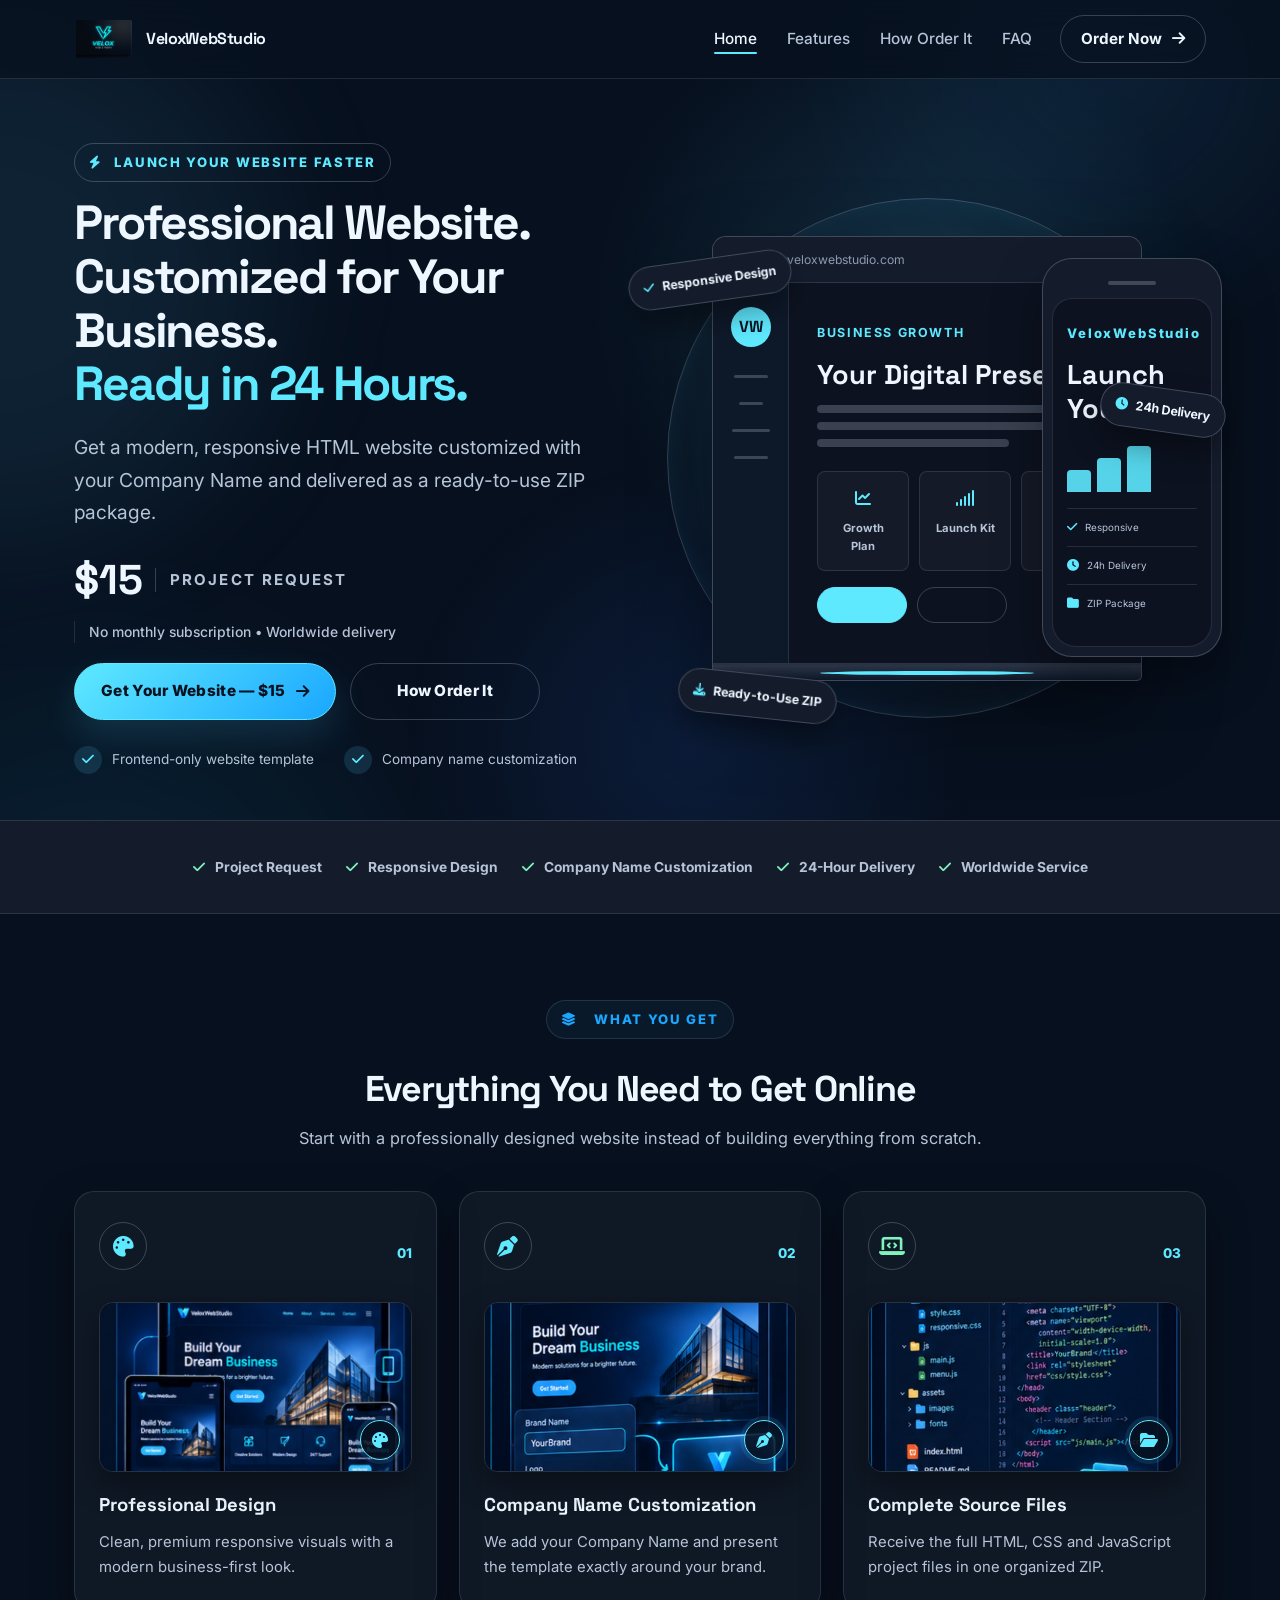
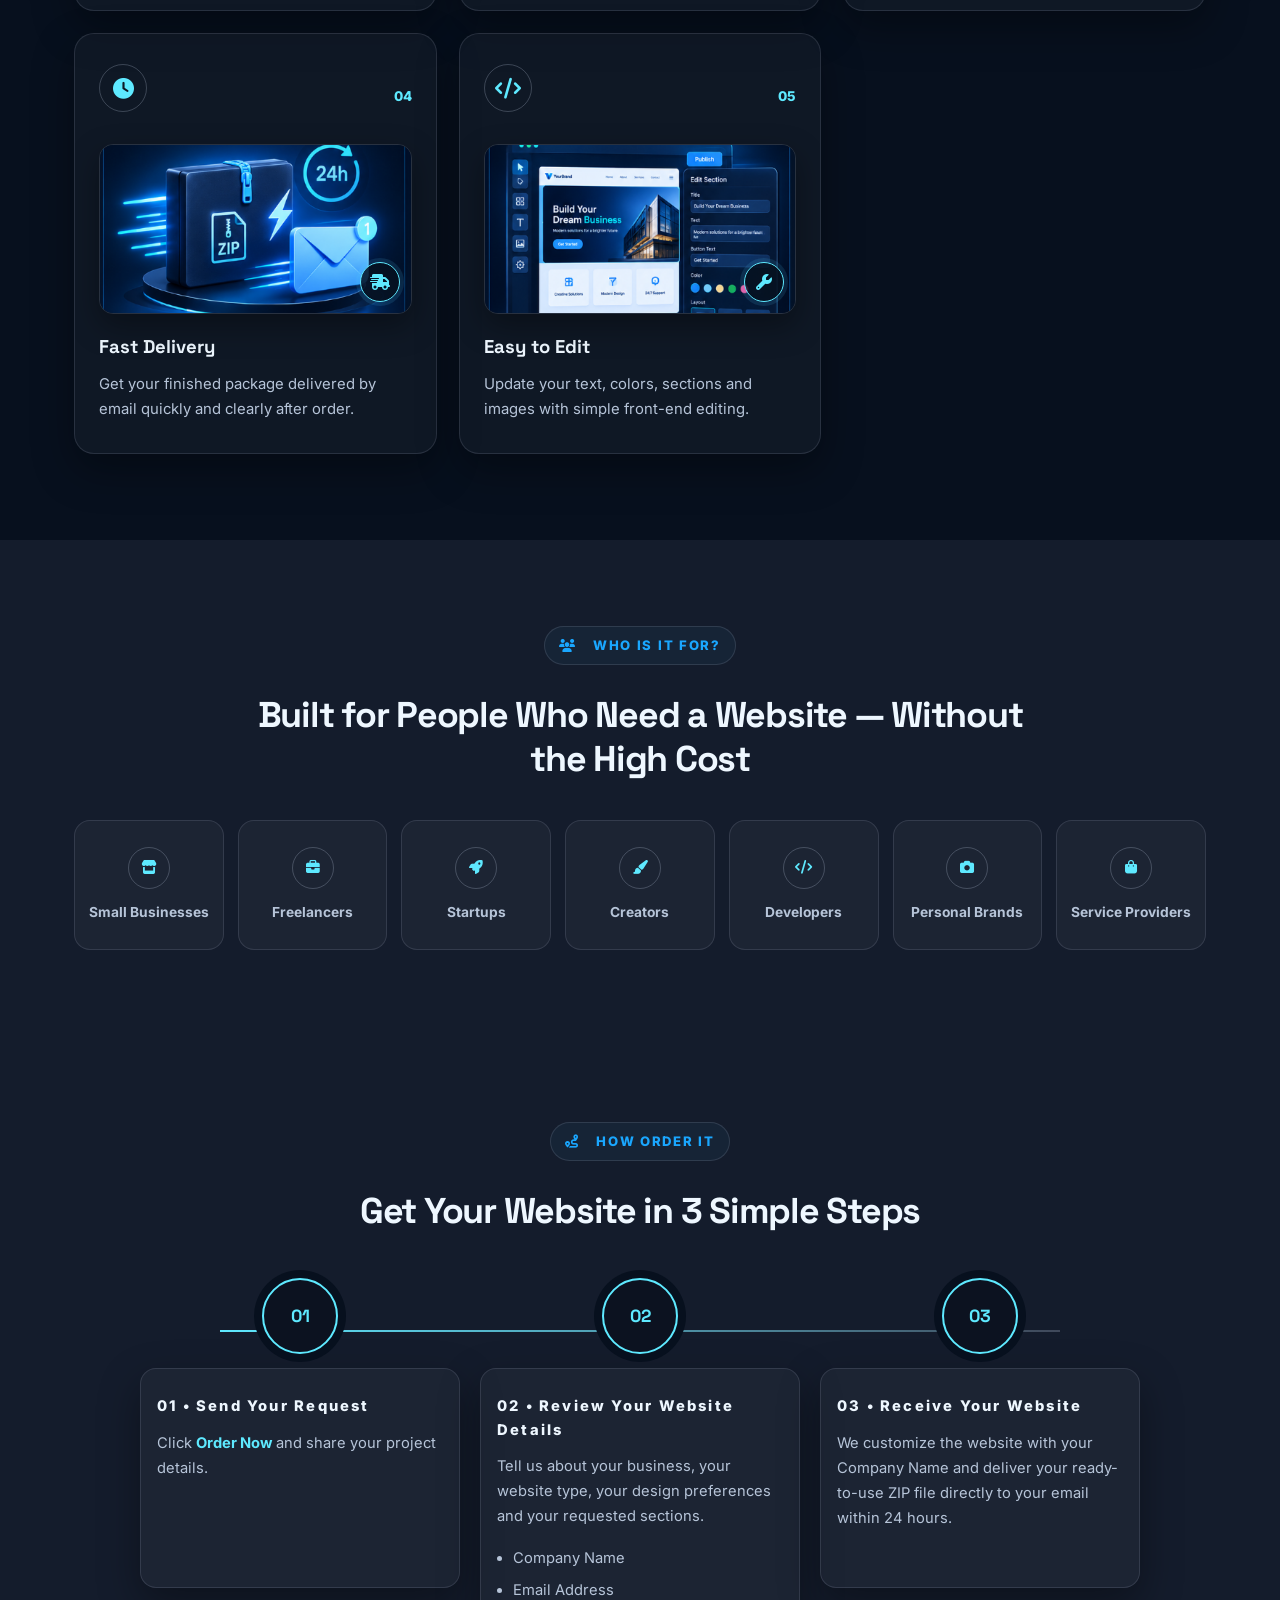
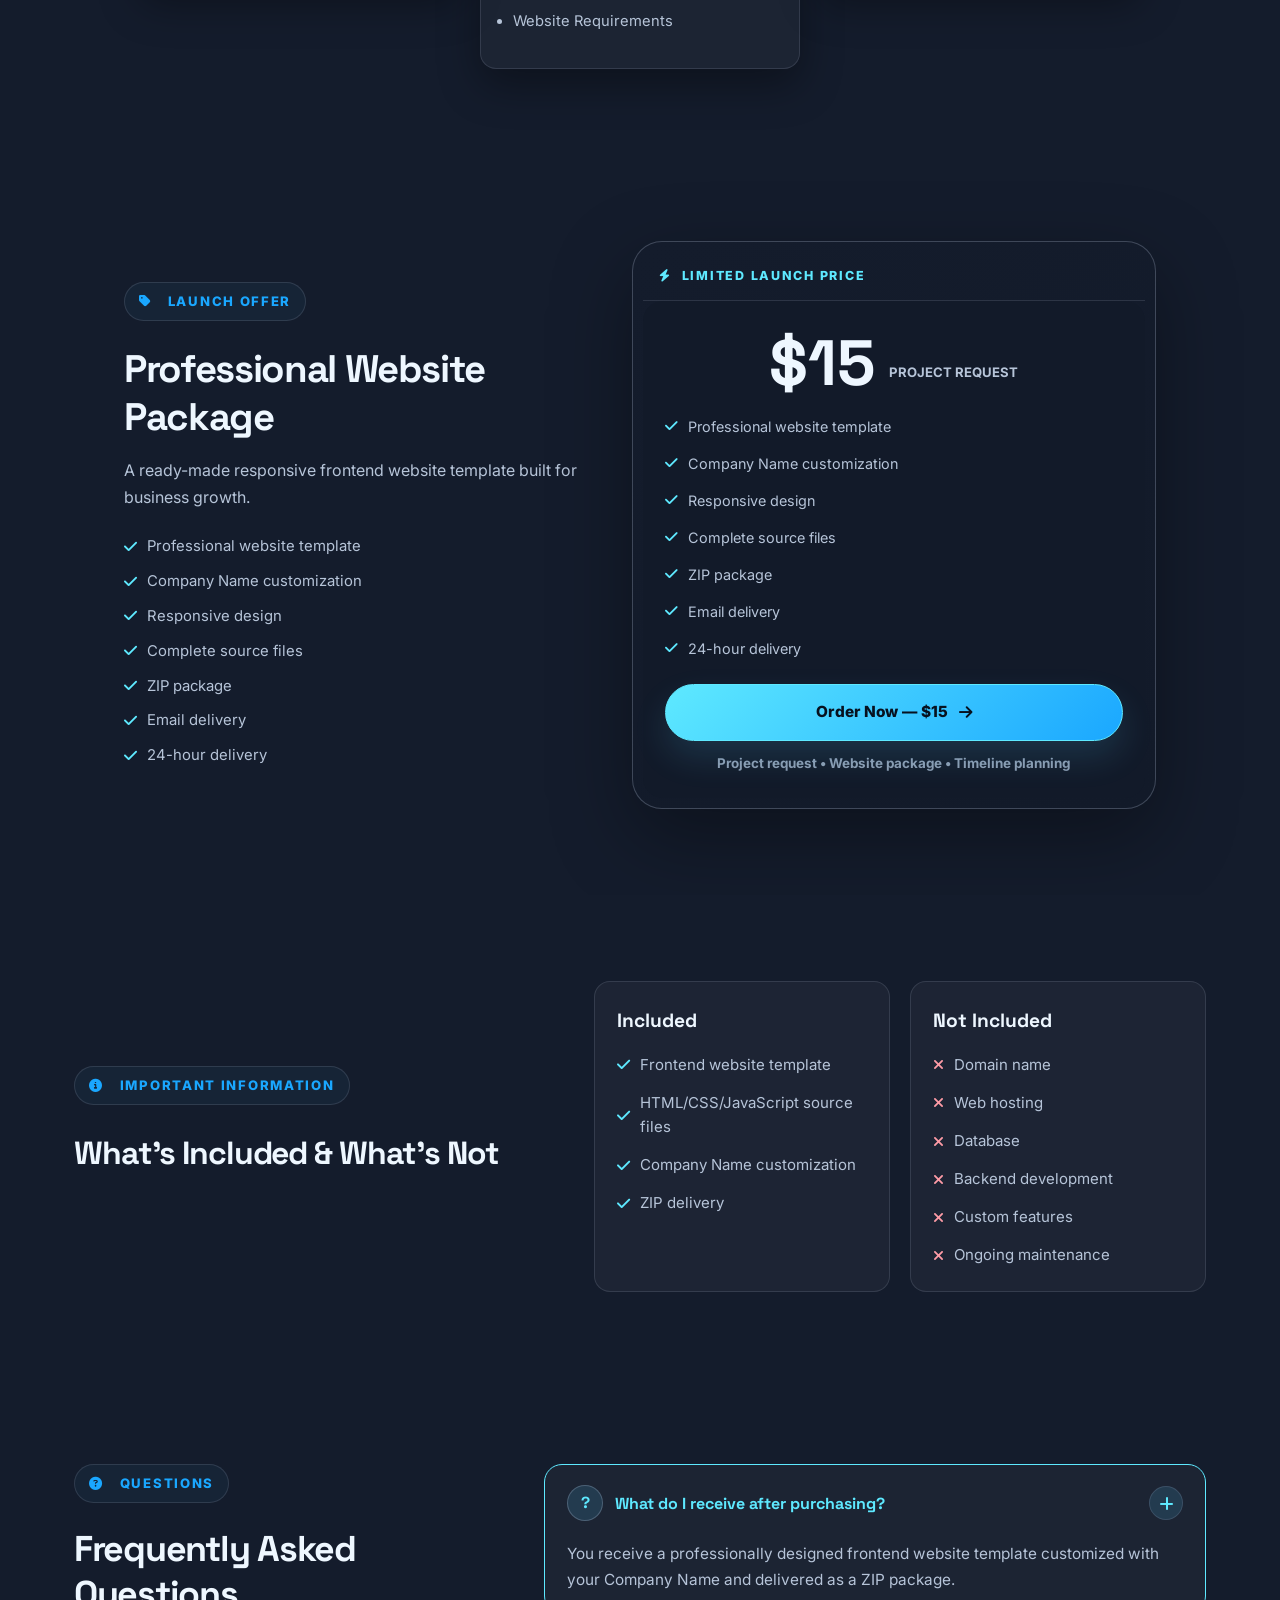
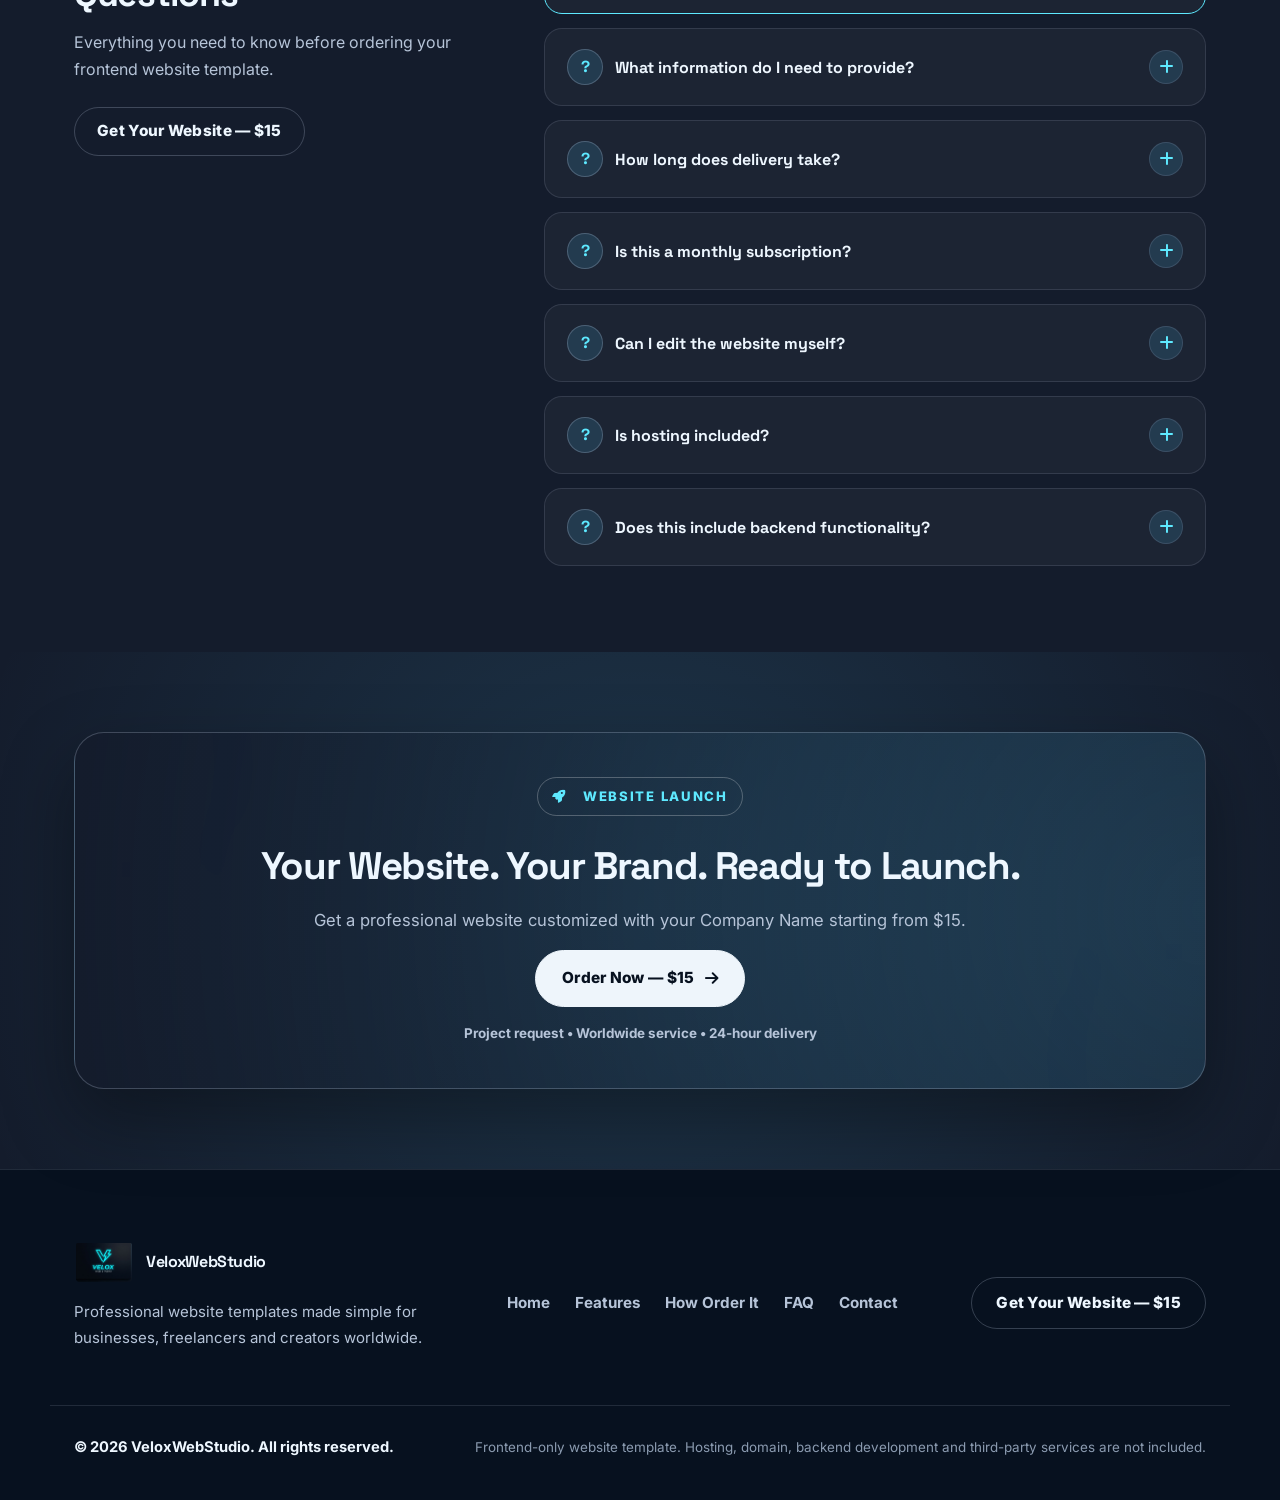
<file: index.html>
<!doctype html>
<html lang="en">
<head>
  <meta charset="UTF-8" />
  <meta name="viewport" content="width=device-width, initial-scale=1.0" />
  <title>VeloxWebStudio — Professional Website Templates for Just $15</title>
  <meta name="description" content="Get a professional responsive website template customized with your Company Name and delivered within 24 hours." />
  <meta property="og:title" content="VeloxWebStudio — Professional Website Templates for Just $15" />
  <meta property="og:description" content="Get a professional responsive website template customized with your Company Name and delivered within 24 hours." />
  <meta property="og:type" content="website" />
  <meta property="og:image" content="" />
  <link rel="preconnect" href="https://fonts.googleapis.com">
  <link rel="preconnect" href="https://fonts.gstatic.com" crossorigin>
  <link href="https://fonts.googleapis.com/css2?family=Inter:wght@300;400;500;600;700;800&family=Space+Grotesk:wght@500;600;700&display=swap" rel="stylesheet">
  <link rel="stylesheet" href="https://cdnjs.cloudflare.com/ajax/libs/font-awesome/6.5.2/css/all.min.css" integrity="sha512-DTOb8u5l9vP0f8TtvgPKQ4A+IlR1VDyDLo6J9n/B3KIW0aH1YHYXJDZaj6r6pPS9NACLbzg5cmEFi73WbOkg==" crossorigin="anonymous" referrerpolicy="no-referrer" />
  <link rel="stylesheet" href="style.css" />
</head>
<body>
  <header class="site-header">
    <nav class="navbar container">
      <a class="brand" href="#home" aria-label="VeloxWebStudio">
        <span class="brand-mark">
          <img src="assets/logo.jpg" alt="VeloxWebStudio logo" class="logo-image" />
        </span>
        <span class="brand-text">VeloxWebStudio</span>
      </a>

      <button class="nav-toggle" aria-label="Open navigation" aria-expanded="false">
        <span></span>
        <span></span>
        <span></span>
      </button>

      <div class="nav-panel">
        <ul class="nav-links">
          <li><a class="active" href="#home">Home</a></li>
          <li><a href="#features">Features</a></li>
          <li><a href="#how-it-works">How Order It</a></li>
          <li><a href="#faq">FAQ</a></li>
        </ul>
        <a class="nav-start" data-payment="true" href="#pricing">
          <span>Order Now</span>
          <i class="fa-solid fa-arrow-right"></i>
        </a>
      </div>
    </nav>
  </header>

  <main>
    <section class="hero" id="home">
      <div class="container hero-grid">
        <div class="hero-copy reveal">
          <div class="section-kicker">
            <span><i class="fa-solid fa-bolt"></i> Launch Your Website Faster</span>
          </div>

          <h1>Professional Website. Customized for Your Business.<br /><span>Ready in 24 Hours.</span></h1>

          <p class="hero-text">Get a modern, responsive HTML website customized with your Company Name and delivered as a ready-to-use ZIP package.</p>

          <div class="hero-price-row">
            <div class="hero-price">
              <span class="price-main">$15</span>
              <span class="price-meta">Project Request</span>
            </div>
            <div class="hero-deliver">
              <span>No monthly subscription • Worldwide delivery</span>
            </div>
          </div>

          <div class="hero-actions">
            <a class="btn btn-primary btn-large" data-payment="true" href="#pricing">
              <span>Get Your Website — $15</span>
              <i class="fa-solid fa-arrow-right"></i>
            </a>
            <a class="btn btn-secondary btn-large" href="#how-it-works">
              <span>How Order It</span>
            </a>
          </div>

          <div class="hero-proof">
            <div>
              <span class="proof-icon"><i class="fa-solid fa-check"></i></span>
              <span>Frontend-only website template</span>
            </div>
            <div>
              <span class="proof-icon"><i class="fa-solid fa-check"></i></span>
              <span>Company name customization</span>
            </div>
          </div>
        </div>

        <div class="hero-visual reveal">
          <div class="mockup-wrap">
            <div class="mockup-glass"></div>

            <div class="laptop-frame">
              <div class="laptop-top">
                <div class="browser-bar">
                  <span class="browser-dot dot-red"></span>
                  <span class="browser-dot dot-yellow"></span>
                  <span class="browser-dot dot-green"></span>
                  <span class="browser-address">veloxwebstudio.com</span>
                </div>

                <div class="browser-content">
                  <div class="browser-sidebar">
                    <span class="side-logo">VW</span>
                    <span class="side-line"></span>
                    <span class="side-line tiny"></span>
                    <span class="side-line medium"></span>
                    <span class="side-line"></span>
                  </div>

                  <div class="browser-main">
                    <div class="browser-inner">
                      <section class="browser-kicker">Business Growth</section>
                      <section class="browser-title">Your Digital Presence</section>
                      <section class="browser-text">
                        <span></span>
                        <span></span>
                        <span class="short"></span>
                      </section>

                      <div class="browser-grid">
                        <div class="browser-card">
                          <span class="browser-card-icon"><i class="fa-solid fa-chart-line"></i></span>
                          <span class="browser-card-title">Growth Plan</span>
                        </div>
                        <div class="browser-card">
                          <span class="browser-card-icon"><i class="fa-solid fa-signal"></i></span>
                          <span class="browser-card-title">Launch Kit</span>
                        </div>
                        <div class="browser-card">
                          <span class="browser-card-icon"><i class="fa-solid fa-code"></i></span>
                          <span class="browser-card-title">Website Code</span>
                        </div>
                      </div>

                      <div class="browser-button-row">
                        <span class="browser-button primary-button"></span>
                        <span class="browser-button"></span>
                      </div>
                    </div>
                  </div>
                </div>
              </div>
              <div class="laptop-base"><span></span></div>
            </div>

            <div class="phone-frame">
              <div class="phone-top">
                <span class="phone-camera"></span>
              </div>
              <div class="phone-screen">
                <div class="phone-brand">VeloxWebStudio</div>
                <div class="phone-title">Launch Your Site</div>
                <div class="phone-bars">
                  <span></span>
                  <span></span>
                  <span></span>
                </div>
                <div class="phone-card">
                  <span><i class="fa-solid fa-check"></i></span>
                  <small>Responsive</small>
                </div>
                <div class="phone-card">
                  <span><i class="fa-solid fa-clock"></i></span>
                  <small>24h Delivery</small>
                </div>
                <div class="phone-card">
                  <span><i class="fa-solid fa-folder"></i></span>
                  <small>ZIP Package</small>
                </div>
              </div>
            </div>

            <div class="floating-card floating-card-one">
              <i class="fa-solid fa-check"></i>
              <span>Responsive Design</span>
            </div>
            <div class="floating-card floating-card-two">
              <i class="fa-solid fa-clock"></i>
              <span>24h Delivery</span>
            </div>
            <div class="floating-card floating-card-three">
              <i class="fa-solid fa-download"></i>
              <span>Ready-to-Use ZIP</span>
            </div>
          </div>
        </div>
      </div>
    </section>

    <section class="trust-strip">
      <div class="container">
        <div class="trust-grid">
          <div class="trust-item"><span class="trust-icon"><i class="fa-solid fa-check"></i></span><span>Project Request</span></div>
          <div class="trust-item"><span class="trust-icon"><i class="fa-solid fa-check"></i></span><span>Responsive Design</span></div>
          <div class="trust-item"><span class="trust-icon"><i class="fa-solid fa-check"></i></span><span>Company Name Customization</span></div>
          <div class="trust-item"><span class="trust-icon"><i class="fa-solid fa-check"></i></span><span>24-Hour Delivery</span></div>
          <div class="trust-item"><span class="trust-icon"><i class="fa-solid fa-check"></i></span><span>Worldwide Service</span></div>
        </div>
      </div>
    </section>

    <section class="section features-section" id="features">
      <div class="container">
        <div class="section-heading centered reveal">
          <span class="section-kicker dark"><i class="fa-solid fa-layer-group"></i> What You Get</span>
          <h2>Everything You Need to Get Online</h2>
          <p>Start with a professionally designed website instead of building everything from scratch.</p>
        </div>

        <div class="feature-grid">
          <article class="feature-card reveal">
            <div class="feature-media">
              <span class="feature-icon"><i class="fa-solid fa-palette"></i></span>
              <span class="feature-number">01</span>
            </div>
            <div class="feature-image-wrap">
              <img src="assets/professional-design.jpg" alt="Professional Design" class="feature-image" />
              <span class="feature-image-icon"><i class="fa-solid fa-palette"></i></span>
            </div>
            <div class="feature-card-content">
              <h3>Professional Design</h3>
              <p>Clean, premium responsive visuals with a modern business-first look.</p>
            </div>
          </article>

          <article class="feature-card reveal">
            <div class="feature-media">
              <span class="feature-icon"><i class="fa-solid fa-pen-nib"></i></span>
              <span class="feature-number">02</span>
            </div>
            <div class="feature-image-wrap">
              <img src="assets/company-customization.jpg" alt="Company Name Customization" class="feature-image" />
              <span class="feature-image-icon"><i class="fa-solid fa-pen-nib"></i></span>
            </div>
            <div class="feature-card-content">
              <h3>Company Name Customization</h3>
              <p>We add your Company Name and present the template exactly around your brand.</p>
            </div>
          </article>

          <article class="feature-card reveal">
            <div class="feature-media">
              <span class="feature-icon"><i class="fa-solid fa-laptop-code"></i></span>
              <span class="feature-number">03</span>
            </div>
            <div class="feature-image-wrap">
              <img src="assets/source-files.jpg" alt="Complete Source Files" class="feature-image" />
              <span class="feature-image-icon"><i class="fa-solid fa-folder-open"></i></span>
            </div>
            <div class="feature-card-content">
              <h3>Complete Source Files</h3>
              <p>Receive the full HTML, CSS and JavaScript project files in one organized ZIP.</p>
            </div>
          </article>

          <article class="feature-card reveal">
            <div class="feature-media">
              <span class="feature-icon"><i class="fa-solid fa-clock"></i></span>
              <span class="feature-number">04</span>
            </div>
            <div class="feature-image-wrap">
              <img src="assets/fast-delivery.jpg" alt="Fast Delivery" class="feature-image" />
              <span class="feature-image-icon"><i class="fa-solid fa-shipping-fast"></i></span>
            </div>
            <div class="feature-card-content">
              <h3>Fast Delivery</h3>
              <p>Get your finished package delivered by email quickly and clearly after order.</p>
            </div>
          </article>

          <article class="feature-card reveal">
            <div class="feature-media">
              <span class="feature-icon"><i class="fa-solid fa-code"></i></span>
              <span class="feature-number">05</span>
            </div>
            <div class="feature-image-wrap">
              <img src="assets/easy-edit.jpg" alt="Easy to Edit" class="feature-image" />
              <span class="feature-image-icon"><i class="fa-solid fa-wrench"></i></span>
            </div>
            <div class="feature-card-content">
              <h3>Easy to Edit</h3>
              <p>Update your text, colors, sections and images with simple front-end editing.</p>
            </div>
          </article>
        </div>
      </div>
    </section>

    <section class="section audience-section">
      <div class="container">
        <div class="section-heading centered reveal">
          <span class="section-kicker dark"><i class="fa-solid fa-users"></i> Who Is It For?</span>
          <h2>Built for People Who Need a Website — Without the High Cost</h2>
        </div>

        <div class="audience-grid">
          <article class="audience-card reveal">
            <span class="audit-icon"><i class="fa-solid fa-store"></i></span>
            <span>Small Businesses</span>
          </article>
          <article class="audience-card reveal">
            <span class="audit-icon"><i class="fa-solid fa-briefcase"></i></span>
            <span>Freelancers</span>
          </article>
          <article class="audience-card reveal">
            <span class="audit-icon"><i class="fa-solid fa-rocket"></i></span>
            <span>Startups</span>
          </article>
          <article class="audience-card reveal">
            <span class="audit-icon"><i class="fa-solid fa-paintbrush"></i></span>
            <span>Creators</span>
          </article>
          <article class="audience-card reveal">
            <span class="audit-icon"><i class="fa-solid fa-code"></i></span>
            <span>Developers</span>
          </article>
          <article class="audience-card reveal">
            <span class="audit-icon"><i class="fa-solid fa-camera"></i></span>
            <span>Personal Brands</span>
          </article>
          <article class="audience-card reveal">
            <span class="audit-icon"><i class="fa-solid fa-bag-shopping"></i></span>
            <span>Service Providers</span>
          </article>
        </div>
      </div>
    </section>

    <section class="section process-section" id="how-it-works">
      <div class="container">
        <div class="section-heading centered reveal">
          <span class="section-kicker dark"><i class="fa-solid fa-route"></i> How Order It</span>
          <h2>Get Your Website in 3 Simple Steps</h2>
        </div>

        <div class="timeline">
          <div class="timeline-step reveal">
            <span class="timeline-node">01</span>
            <div class="timeline-card">
              <span class="timeline-number">01 • Send Your Request</span>
              <p>Click <a class="inline-link" data-payment="true" href="#pricing">Order Now</a> and share your project details.</p>
            </div>
          </div>
          <div class="timeline-step reveal">
            <span class="timeline-node">02</span>
            <div class="timeline-card">
              <span class="timeline-number">02 • Review Your Website Details</span>
              <p>Tell us about your business, your website type, your design preferences and your requested sections.</p>
              <ul class="timeline-list">
                <li>Company Name</li>
                <li>Email Address</li>
                <li>Website Requirements</li>
              </ul>
            </div>
          </div>
          <div class="timeline-step reveal">
            <span class="timeline-node">03</span>
            <div class="timeline-card">
              <span class="timeline-number">03 • Receive Your Website</span>
              <p>We customize the website with your Company Name and deliver your ready-to-use ZIP file directly to your email within 24 hours.</p>
            </div>
          </div>
        </div>
      </div>
    </section>

    <section class="section pricing-section" id="pricing">
      <div class="container pricing-wrap">
        <div class="pricing-grid">
          <div class="pricing-copy reveal">
            <span class="section-kicker dark"><i class="fa-solid fa-tag"></i> Launch Offer</span>
            <h2>Professional Website Package</h2>
            <p class="pricing-copy-text">A ready-made responsive frontend website template built for business growth.</p>

            <div class="pricing-check-list">
              <div><i class="fa-solid fa-check"></i><span>Professional website template</span></div>
              <div><i class="fa-solid fa-check"></i><span>Company Name customization</span></div>
              <div><i class="fa-solid fa-check"></i><span>Responsive design</span></div>
              <div><i class="fa-solid fa-check"></i><span>Complete source files</span></div>
              <div><i class="fa-solid fa-check"></i><span>ZIP package</span></div>
              <div><i class="fa-solid fa-check"></i><span>Email delivery</span></div>
              <div><i class="fa-solid fa-check"></i><span>24-hour delivery</span></div>
            </div>
          </div>

          <article class="pricing-card reveal">
            <div class="price-card-top">
              <span class="price-label"><i class="fa-solid fa-bolt"></i> LIMITED LAUNCH PRICE</span>
            </div>

            <div class="pricing-main">
              <div class="price-stack">
                <span class="price">$15</span>
                <span class="price-terms">Project request</span>
              </div>

              <div class="pricing-details">
                <ul class="price-list">
                  <li><i class="fa-solid fa-check"></i><span>Professional website template</span></li>
                  <li><i class="fa-solid fa-check"></i><span>Company Name customization</span></li>
                  <li><i class="fa-solid fa-check"></i><span>Responsive design</span></li>
                  <li><i class="fa-solid fa-check"></i><span>Complete source files</span></li>
                  <li><i class="fa-solid fa-check"></i><span>ZIP package</span></li>
                  <li><i class="fa-solid fa-check"></i><span>Email delivery</span></li>
                  <li><i class="fa-solid fa-check"></i><span>24-hour delivery</span></li>
                </ul>
              </div>

              <a class="btn btn-primary btn-block btn-price" data-payment="true" href="#">
                <span>Order Now — $15</span>
                <i class="fa-solid fa-arrow-right"></i>
              </a>

              <div class="pricing-note">Project request • Website package • Timeline planning</div>
            </div>
          </article>
        </div>
      </div>
    </section>

    <section class="section included-section">
      <div class="container included-grid">
        <div class="included-card reveal">
          <div class="section-heading left-heading">
            <span class="section-kicker dark"><i class="fa-solid fa-circle-info"></i> Important Information</span>
            <h2>What’s Included &amp; What’s Not</h2>
          </div>
        </div>

        <div class="included-columns">
          <div class="included-panel reveal">
            <h3>Included</h3>
            <ul class="included-list">
              <li><i class="fa-solid fa-check"></i>Frontend website template</li>
              <li><i class="fa-solid fa-check"></i>HTML/CSS/JavaScript source files</li>
              <li><i class="fa-solid fa-check"></i>Company Name customization</li>
              <li><i class="fa-solid fa-check"></i>ZIP delivery</li>
            </ul>
          </div>
          <div class="included-panel not-panel reveal">
            <h3>Not Included</h3>
            <ul class="included-list">
              <li><i class="fa-solid fa-xmark"></i>Domain name</li>
              <li><i class="fa-solid fa-xmark"></i>Web hosting</li>
              <li><i class="fa-solid fa-xmark"></i>Database</li>
              <li><i class="fa-solid fa-xmark"></i>Backend development</li>
              <li><i class="fa-solid fa-xmark"></i>Custom features</li>
              <li><i class="fa-solid fa-xmark"></i>Ongoing maintenance</li>
            </ul>
          </div>
        </div>
      </div>
    </section>

    <section class="section faq-section" id="faq">
      <div class="container faq-grid">
        <div class="faq-heading reveal">
          <span class="section-kicker dark"><i class="fa-solid fa-circle-question"></i> Questions</span>
          <h2>Frequently Asked Questions</h2>
          <p>Everything you need to know before ordering your frontend website template.</p>
          <a class="btn btn-secondary btn-medium" data-payment="true" href="#pricing">
            <span>Get Your Website — $15</span>
          </a>
        </div>

        <div class="faq-list reveal">
          <div class="faq-item open">
            <button class="faq-question" type="button" aria-expanded="true">
              <span class="faq-question-text"><span>What do I receive after purchasing?</span></span>
              <span class="faq-icon"><i class="fa-solid fa-plus"></i></span>
            </button>
            <div class="faq-answer">
              <p>You receive a professionally designed frontend website template customized with your Company Name and delivered as a ZIP package.</p>
            </div>
          </div>

          <div class="faq-item">
            <button class="faq-question" type="button" aria-expanded="false">
              <span class="faq-question-text"><span>What information do I need to provide?</span></span>
              <span class="faq-icon"><i class="fa-solid fa-plus"></i></span>
            </button>
            <div class="faq-answer">
              <p>You only need to provide your Company Name, Email Address and your website requirements through the project request form.</p>
            </div>
          </div>

          <div class="faq-item">
            <button class="faq-question" type="button" aria-expanded="false">
              <span class="faq-question-text"><span>How long does delivery take?</span></span>
              <span class="faq-icon"><i class="fa-solid fa-plus"></i></span>
            </button>
            <div class="faq-answer">
              <p>Your customized ZIP package will be delivered by email within 24 hours after we receive your completed project request details.</p>
            </div>
          </div>

          <div class="faq-item">
            <button class="faq-question" type="button" aria-expanded="false">
              <span class="faq-question-text"><span>Is this a monthly subscription?</span></span>
              <span class="faq-icon"><i class="fa-solid fa-plus"></i></span>
            </button>
            <div class="faq-answer">
              <p>No. The starting project budget is from $15.</p>
            </div>
          </div>

          <div class="faq-item">
            <button class="faq-question" type="button" aria-expanded="false">
              <span class="faq-question-text"><span>Can I edit the website myself?</span></span>
              <span class="faq-icon"><i class="fa-solid fa-plus"></i></span>
            </button>
            <div class="faq-answer">
              <p>Yes. You receive the HTML, CSS and JavaScript source files and can edit them yourself or ask a developer to make additional changes.</p>
            </div>
          </div>

          <div class="faq-item">
            <button class="faq-question" type="button" aria-expanded="false">
              <span class="faq-question-text"><span>Is hosting included?</span></span>
              <span class="faq-icon"><i class="fa-solid fa-plus"></i></span>
            </button>
            <div class="faq-answer">
              <p>No. Hosting and domain registration are not included.</p>
            </div>
          </div>

          <div class="faq-item">
            <button class="faq-question" type="button" aria-expanded="false">
              <span class="faq-question-text"><span>Does this include backend functionality?</span></span>
              <span class="faq-icon"><i class="fa-solid fa-plus"></i></span>
            </button>
            <div class="faq-answer">
              <p>No. This is a frontend-only website template. Backend systems, databases and custom integrations are not included.</p>
            </div>
          </div>
        </div>
      </div>
    </section>

    <section class="section final-cta">
      <div class="container">
        <div class="cta-panel reveal">
          <div class="cta-content">
            <span class="section-kicker light"><i class="fa-solid fa-rocket"></i> Website Launch</span>
            <h2>Your Website. Your Brand. Ready to Launch.</h2>
            <p>Get a professional website customized with your Company Name starting from $15.</p>
            <div class="cta-actions">
              <a class="btn btn-light btn-large" data-payment="true" href="#">
                <span>Order Now — $15</span>
                <i class="fa-solid fa-arrow-right"></i>
              </a>
            </div>
            <div class="cta-note">Project request • Worldwide service • 24-hour delivery</div>
          </div>
        </div>
      </div>
    </section>
  </main>

  <footer class="site-footer">
    <div class="container footer-grid">
      <div class="footer-brand">
        <a class="brand footer-logo" href="#home">
          <span class="brand-mark">
            <img src="assets/logo.jpg" alt="VeloxWebStudio logo" class="logo-image" />
          </span>
          <span class="brand-text">VeloxWebStudio</span>
        </a>
        <p>Professional website templates made simple for businesses, freelancers and creators worldwide.</p>
      </div>

      <div class="footer-links">
        <div class="footer-col">
          <ul>
            <li><a href="#home">Home</a></li>
            <li><a href="#features">Features</a></li>
            <li><a href="#how-it-works">How Order It</a></li>
            <li><a href="#faq">FAQ</a></li>
            <li><a href="mailto:contact@veloxwebstudio.com">Contact</a></li>
          </ul>
        </div>
      </div>

      <div class="footer-cta">
        <a class="btn btn-outline-light footer-button" data-payment="true" href="#pricing">
          <span>Get Your Website — $15</span>
        </a>
      </div>
    </div>

    <div class="container footer-bottom">
      <span class="footer-copy">© 2026 VeloxWebStudio. All rights reserved.</span>
      <span class="footer-disclaimer">Frontend-only website template. Hosting, domain, backend development and third-party services are not included.</span>
    </div>
  </footer>
</body>
<script src="script.js"></script>
</html>
</html>
</file>
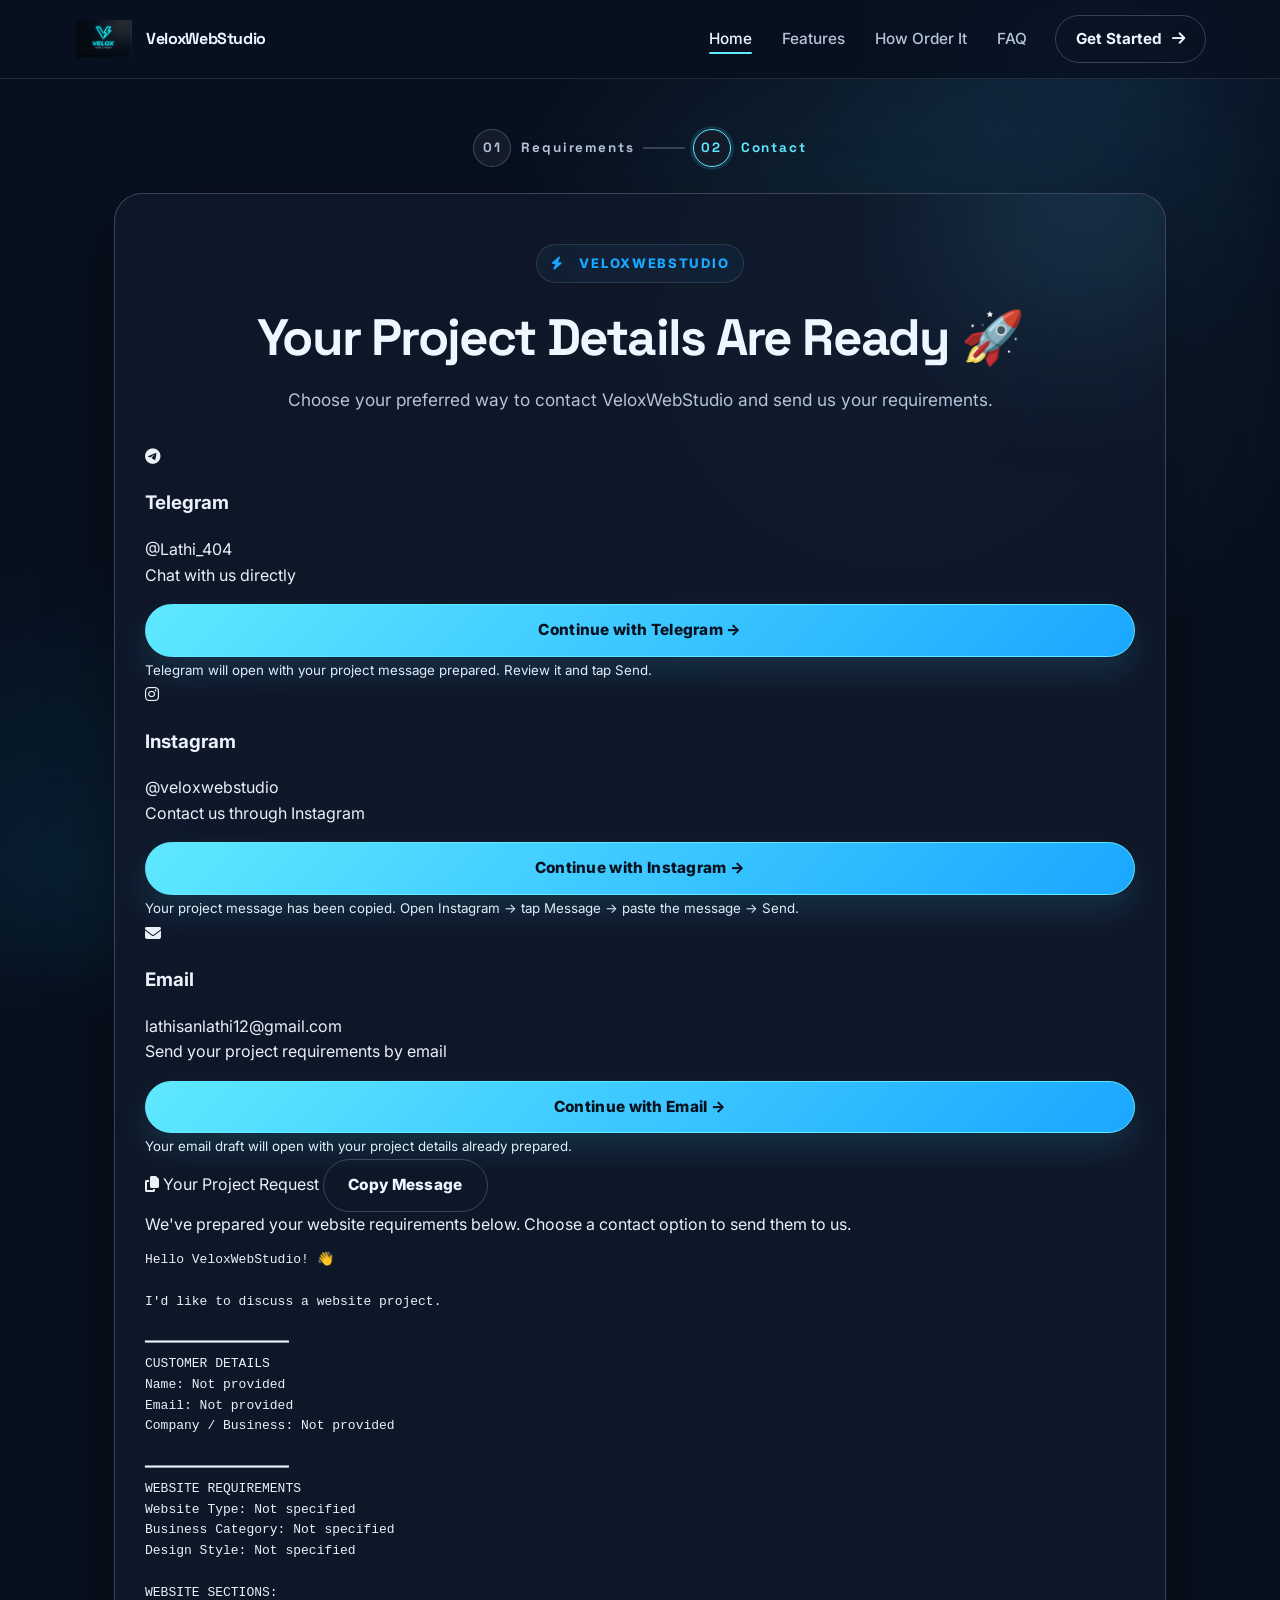
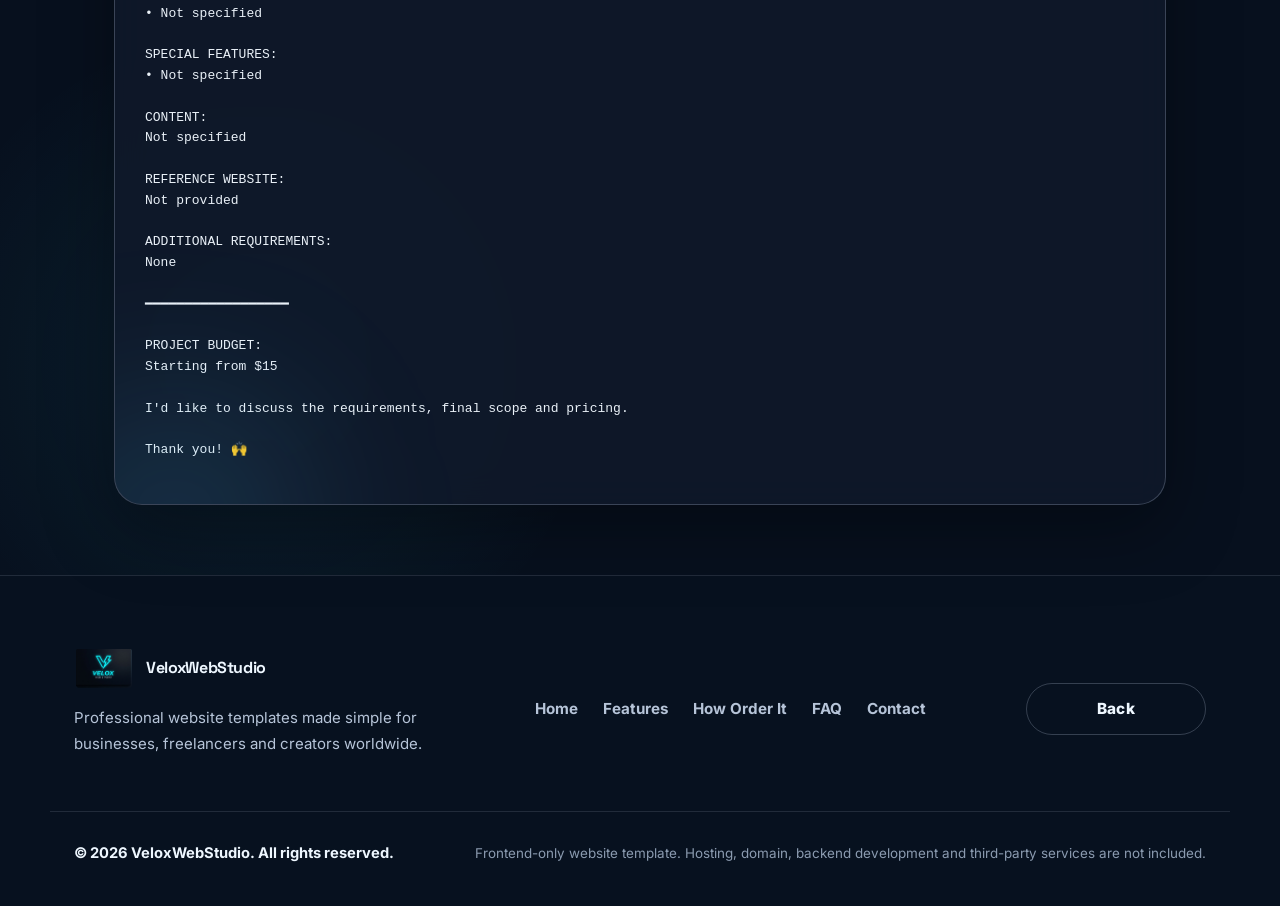
<file: contact.html>
<!doctype html>
<html lang="en">
<head>
  <meta charset="UTF-8" />
  <meta name="viewport" content="width=device-width, initial-scale=1.0" />
  <title>VeloxWebStudio | Contact</title>
  <meta name="description" content="Choose how to send your VeloxWebStudio website requirements." />
  <link rel="preconnect" href="https://fonts.googleapis.com">
  <link rel="preconnect" href="https://fonts.gstatic.com" crossorigin>
  <link href="https://fonts.googleapis.com/css2?family=Inter:wght@300;400;500;600;700;800&family=Space+Grotesk:wght@500;600;700&display=swap" rel="stylesheet">
  <link rel="stylesheet" href="https://cdnjs.cloudflare.com/ajax/libs/font-awesome/6.5.2/css/all.min.css" integrity="sha512-DTOb8u5l9vP0f8TtvgPKQ4A+IlR1VDyDLo6J9n/B3KIW0aH1YHYXJDZaj6r6pPS9NACLbzg5cmEFi73WbOkg==" crossorigin="anonymous" referrerpolicy="no-referrer" />
  <link rel="stylesheet" href="style.css" />
  <link rel="stylesheet" href="requirements.css" />
</head>
<body>
  <header class="site-header">
    <nav class="navbar container">
      <a class="brand" href="index.html" aria-label="VeloxWebStudio">
        <span class="brand-mark">
          <img src="assets/logo.jpg" alt="VeloxWebStudio logo" class="logo-image" />
        </span>
        <span class="brand-text">VeloxWebStudio</span>
      </a>

      <button class="nav-toggle" aria-label="Open navigation" aria-expanded="false">
        <span></span>
        <span></span>
        <span></span>
      </button>

      <div class="nav-panel">
        <ul class="nav-links">
          <li><a class="active" href="index.html">Home</a></li>
          <li><a href="index.html#features">Features</a></li>
          <li><a href="index.html#how-it-works">How Order It</a></li>
          <li><a href="index.html#faq">FAQ</a></li>
        </ul>
        <a class="nav-start" href="requirements.html">
          <span>Get Started</span>
          <i class="fa-solid fa-arrow-right"></i>
        </a>
      </div>
    </nav>
  </header>

  <main class="requirements-page">
    <section class="requirements-wrap">
      <div class="container requirements-container">
        <div class="requirements-progress">
          <div class="progress-step">
            <span class="progress-no">01</span>
            <span class="progress-label">Requirements</span>
          </div>
          <div class="progress-line"><span></span></div>
          <div class="progress-step active">
            <span class="progress-no">02</span>
            <span class="progress-label">Contact</span>
          </div>
        </div>

        <div class="contact-card requirements-card">
          <div class="requirements-heading contact-heading">
            <span class="section-kicker dark"><i class="fa-solid fa-bolt"></i> VeloxWebStudio</span>
            <h1>Your Project Details Are Ready 🚀</h1>
            <p>Choose your preferred way to contact VeloxWebStudio and send us your requirements.</p>
          </div>

          <section class="contact-grid">
            <article class="contact-option">
              <div class="contact-option-icon telegram-icon">
                <i class="fa-brands fa-telegram-plane"></i>
              </div>
              <h3>Telegram</h3>
              <p>@Lathi_404<br />Chat with us directly</p>
              <button class="btn btn-primary btn-block contact-btn" data-contact="telegram">
                <span>Continue with Telegram →</span>
              </button>
              <small class="contact-help">Telegram will open with your project message prepared. Review it and tap Send.</small>
            </article>

            <article class="contact-option">
              <div class="contact-option-icon instagram-icon">
                <i class="fa-brands fa-instagram"></i>
              </div>
              <h3>Instagram</h3>
              <p>@veloxwebstudio<br />Contact us through Instagram</p>
              <button class="btn btn-primary btn-block contact-btn" data-contact="instagram">
                <span>Continue with Instagram →</span>
              </button>
              <small class="contact-help">Your project message has been copied. Open Instagram → tap Message → paste the message → Send.</small>
            </article>

            <article class="contact-option">
              <div class="contact-option-icon gmail-icon">
                <i class="fa-solid fa-envelope"></i>
              </div>
              <h3>Email</h3>
              <p>lathisanlathi12@gmail.com<br />Send your project requirements by email</p>
              <button class="btn btn-primary btn-block contact-btn" data-contact="gmail">
                <span>Continue with Email →</span>
              </button>
              <small class="contact-help">Your email draft will open with your project details already prepared.</small>
            </article>
          </section>

          <section class="message-panel" id="messagePanel">
            <div class="message-panel-head">
              <span><i class="fa-solid fa-copy"></i> Your Project Request</span>
              <button class="btn btn-outline-light small-btn" id="copyOrderMessage">
                <span>Copy Message</span>
              </button>
            </div>
            <div class="project-message-card">
              <div class="project-message-card-title">We've prepared your website requirements below. Choose a contact option to send them to us.</div>
              <pre id="orderMessage" class="message-preview" aria-label="Project request preview" readonly></pre>
            </div>
          </section>

        </div>
      </div>
    </section>
  </main>

  <footer class="site-footer">
    <div class="container footer-grid">
      <div class="footer-brand">
        <a class="brand footer-logo" href="index.html">
          <span class="brand-mark">
            <img src="assets/logo.jpg" alt="VeloxWebStudio logo" class="logo-image" />
          </span>
          <span class="brand-text">VeloxWebStudio</span>
        </a>
        <p>Professional website templates made simple for businesses, freelancers and creators worldwide.</p>
      </div>

      <div class="footer-links">
        <div class="footer-col">
          <ul>
            <li><a href="index.html#home">Home</a></li>
            <li><a href="index.html#features">Features</a></li>
            <li><a href="index.html#how-it-works">How Order It</a></li>
            <li><a href="index.html#faq">FAQ</a></li>
            <li><a href="mailto:contact@veloxwebstudio.com">Contact</a></li>
          </ul>
        </div>
      </div>

      <div class="footer-cta">
        <a class="btn btn-outline-light footer-button" href="requirements.html">
          <span>Back</span>
        </a>
      </div>
    </div>

    <div class="container footer-bottom">
      <span class="footer-copy">© 2026 VeloxWebStudio. All rights reserved.</span>
      <span class="footer-disclaimer">Frontend-only website template. Hosting, domain, backend development and third-party services are not included.</span>
    </div>
  </footer>

  <script src="script.js"></script>
  <script src="contact.js"></script>
</body>
</html>
</file>
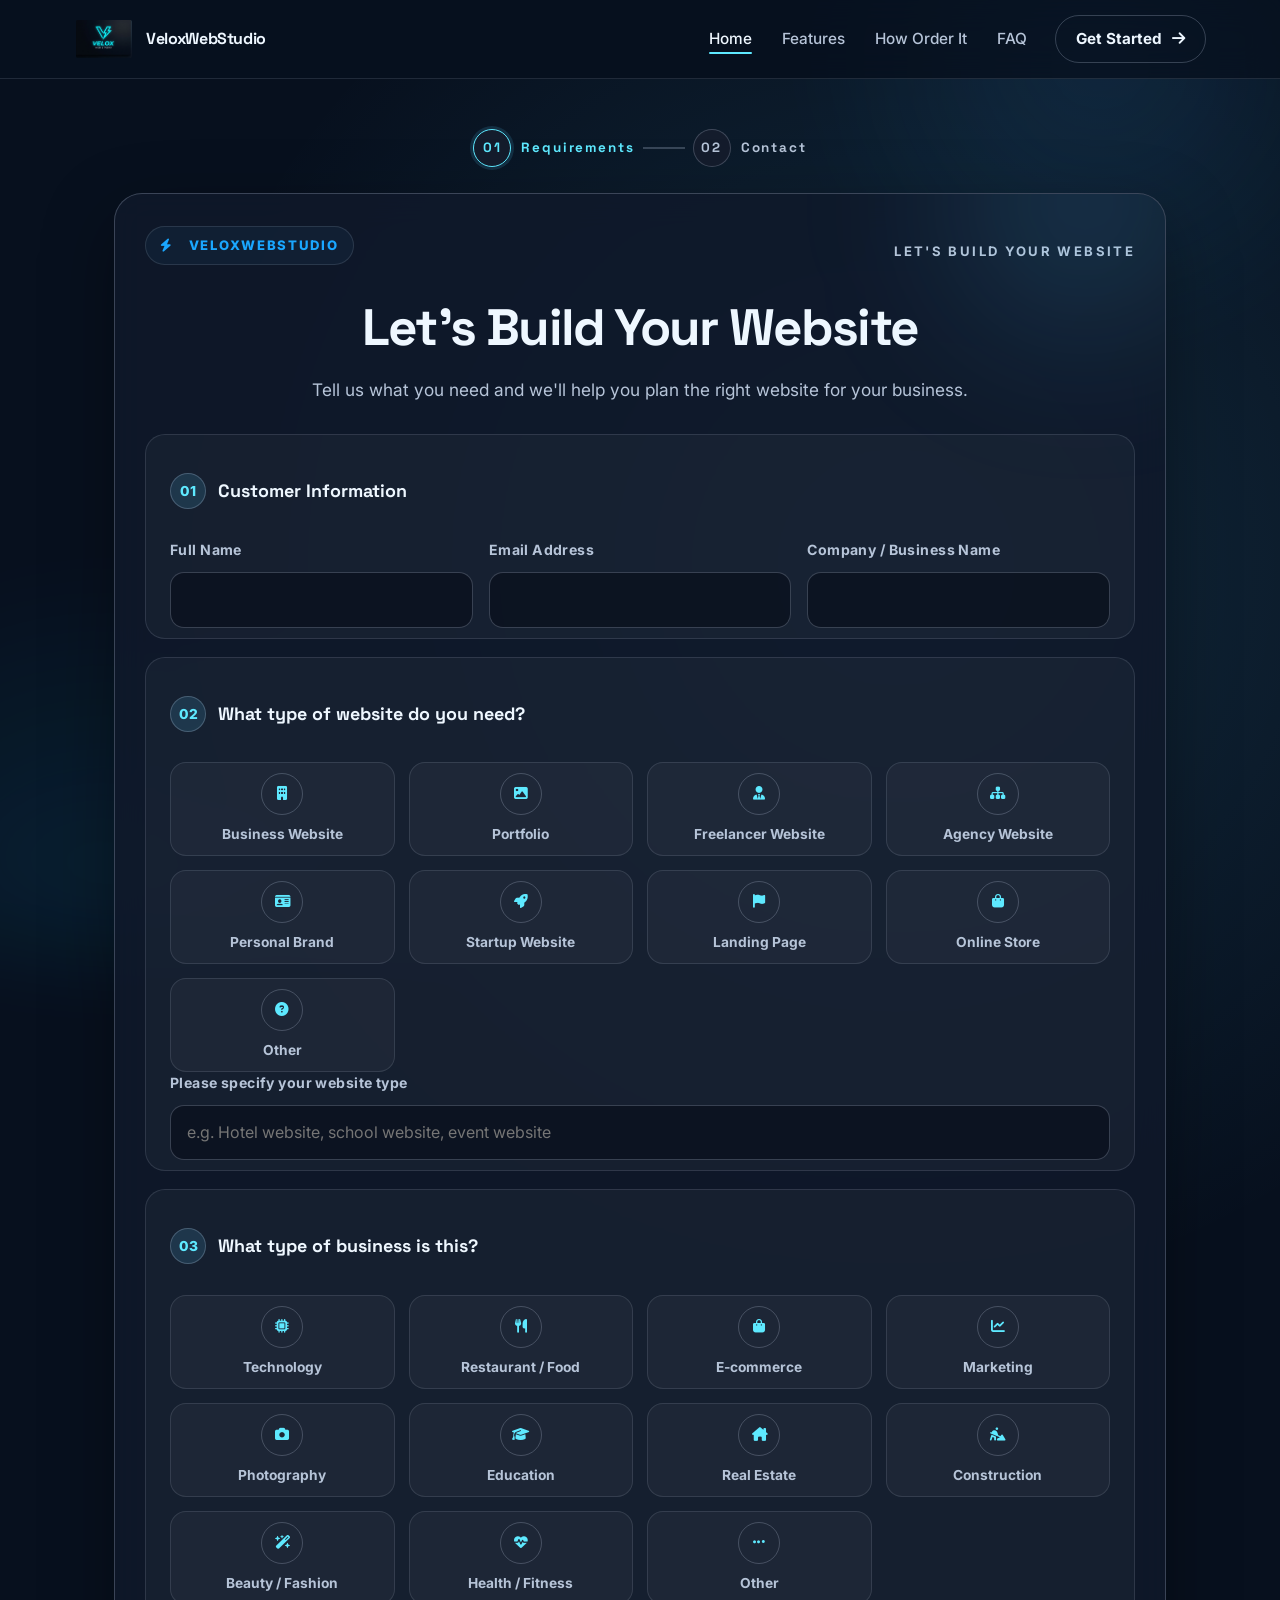
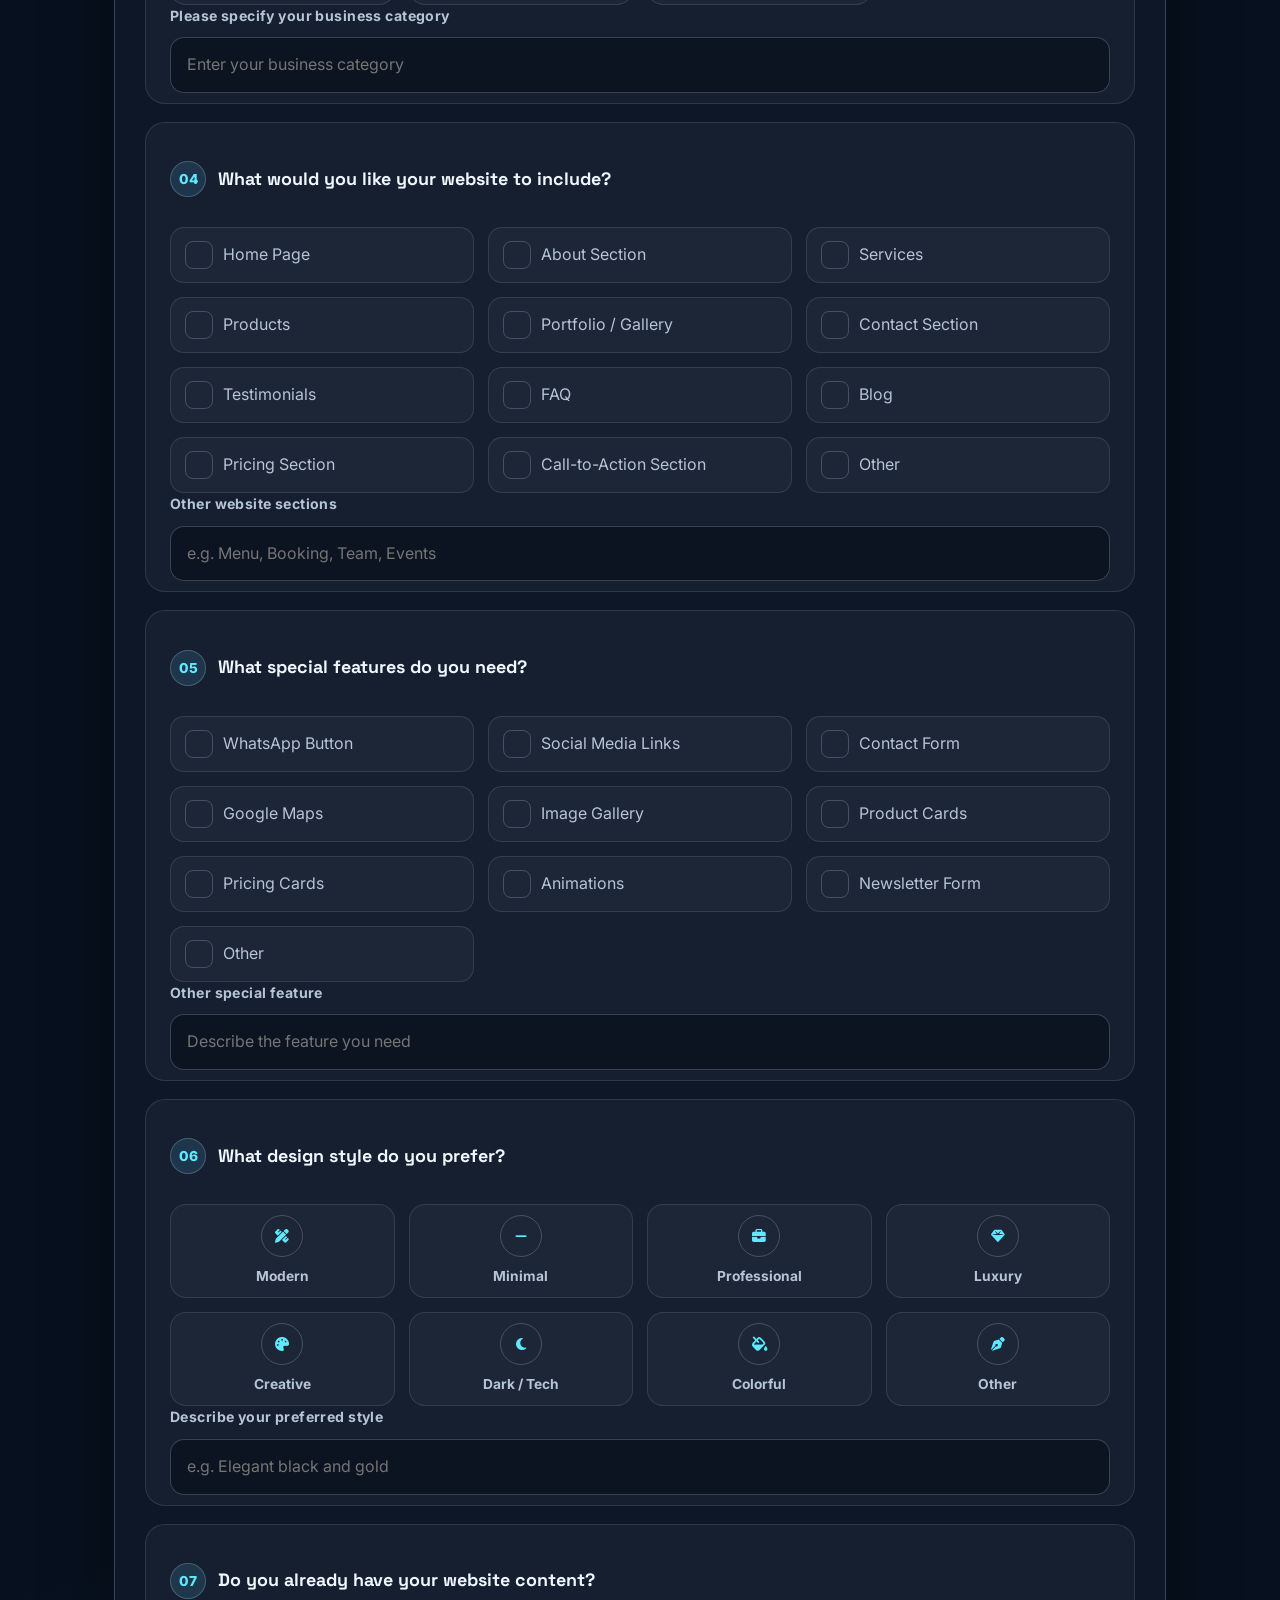
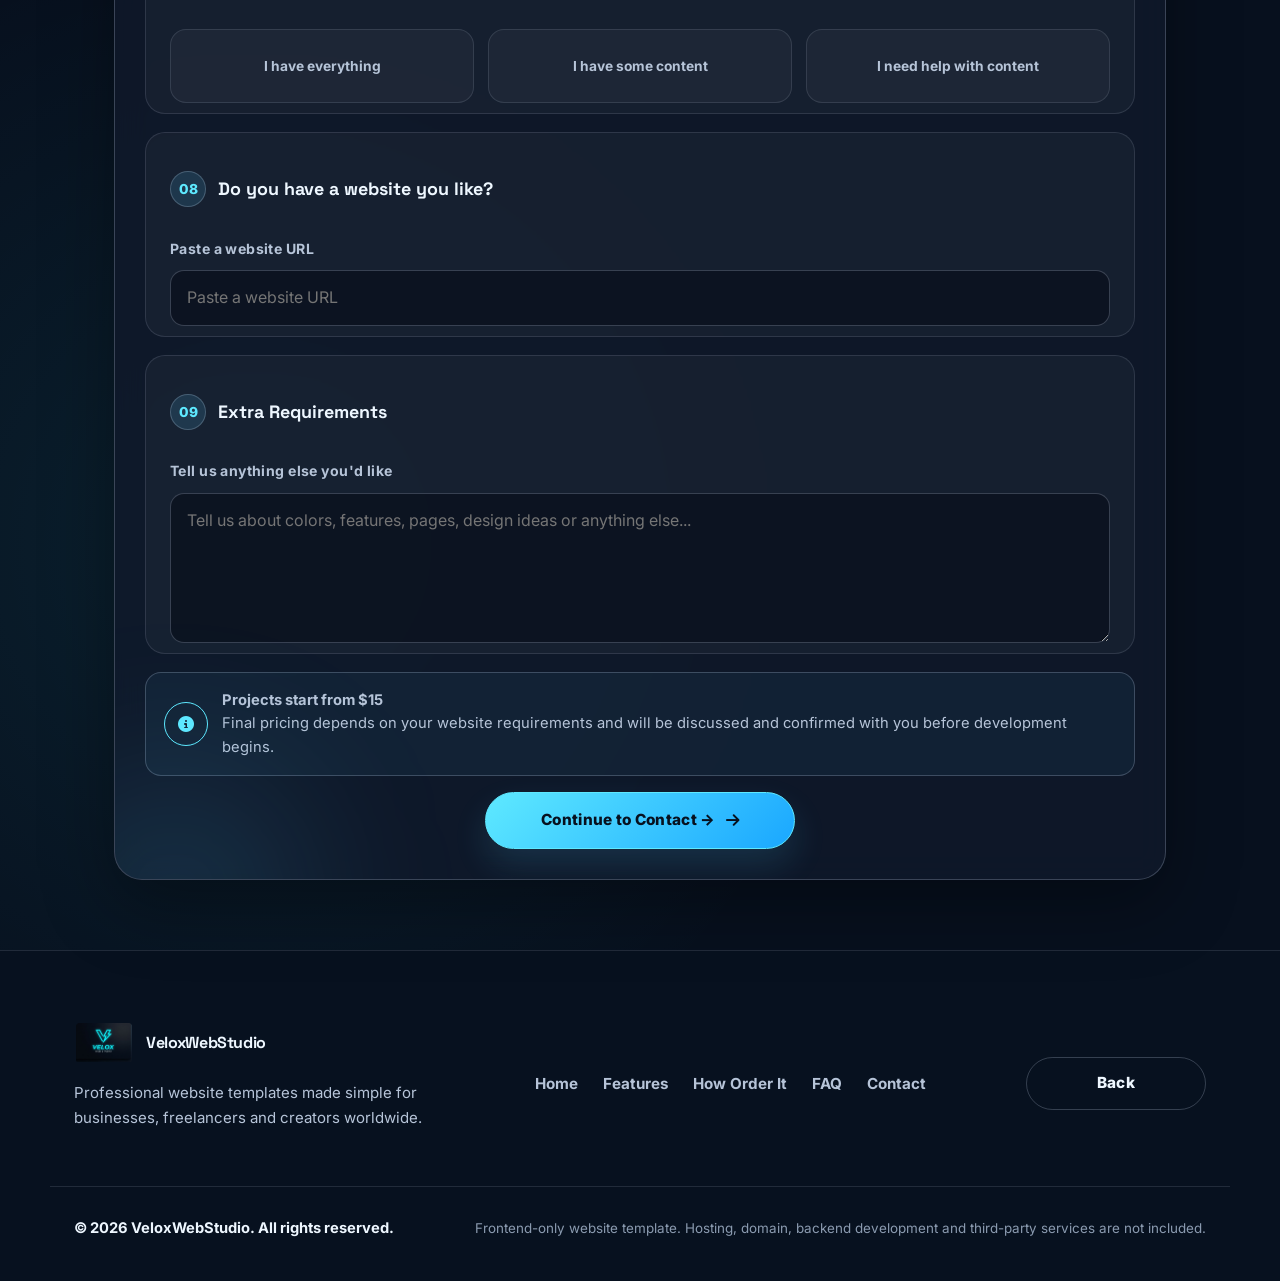
<file: requirements.html>
<!doctype html>
<html lang="en">
<head>
  <meta charset="UTF-8" />
  <meta name="viewport" content="width=device-width, initial-scale=1.0" />
  <title>VeloxWebStudio | Website Requirements</title>
  <meta name="description" content="Tell us about your website requirements and start your VeloxWebStudio order." />
  <link rel="preconnect" href="https://fonts.googleapis.com">
  <link rel="preconnect" href="https://fonts.gstatic.com" crossorigin>
  <link href="https://fonts.googleapis.com/css2?family=Inter:wght@300;400;500;600;700;800&family=Space+Grotesk:wght@500;600;700&display=swap" rel="stylesheet">
  <link rel="stylesheet" href="https://cdnjs.cloudflare.com/ajax/libs/font-awesome/6.5.2/css/all.min.css" integrity="sha512-DTOb8u5l9vP0f8TtvgPKQ4A+IlR1VDyDLo6J9n/B3KIW0aH1YHYXJDZaj6r6pPS9NACLbzg5cmEFi73WbOkg==" crossorigin="anonymous" referrerpolicy="no-referrer" />
  <link rel="stylesheet" href="style.css" />
  <link rel="stylesheet" href="requirements.css" />
</head>
<body>
  <header class="site-header">
    <nav class="navbar container">
      <a class="brand" href="index.html" aria-label="VeloxWebStudio">
        <span class="brand-mark">
          <img src="assets/logo.jpg" alt="VeloxWebStudio logo" class="logo-image" />
        </span>
        <span class="brand-text">VeloxWebStudio</span>
      </a>

      <button class="nav-toggle" aria-label="Open navigation" aria-expanded="false">
        <span></span>
        <span></span>
        <span></span>
      </button>

      <div class="nav-panel">
        <ul class="nav-links">
          <li><a class="active" href="index.html">Home</a></li>
          <li><a href="index.html#features">Features</a></li>
          <li><a href="index.html#how-it-works">How Order It</a></li>
          <li><a href="index.html#faq">FAQ</a></li>
        </ul>
        <a class="nav-start" href="requirements.html">
          <span>Get Started</span>
          <i class="fa-solid fa-arrow-right"></i>
        </a>
      </div>
    </nav>
  </header>

  <main class="requirements-page">
    <section class="requirements-wrap">
      <div class="container requirements-container">
        <div class="requirements-progress">
          <div class="progress-step active">
            <span class="progress-no">01</span>
            <span class="progress-label">Requirements</span>
          </div>
          <div class="progress-line"><span></span></div>
          <div class="progress-step">
            <span class="progress-no">02</span>
            <span class="progress-label">Contact</span>
          </div>
        </div>

        <div class="requirements-card">
          <div class="requirements-top">
            <div class="requirements-brand">
              <span class="section-kicker dark"><i class="fa-solid fa-bolt"></i> VeloxWebStudio</span>
            </div>
            <div class="requirements-top-row">
              <span class="mini-label">Let's Build Your Website</span>
            </div>
          </div>

          <div class="requirements-heading">
            <h1>Let's Build Your Website</h1>
            <p>Tell us what you need and we'll help you plan the right website for your business.</p>
          </div>

          <form id="requirementsForm" novalidate>
            <section class="form-section">
              <div class="section-title">
                <span class="section-number">01</span>
                <h3>Customer Information</h3>
              </div>

              <div class="form-grid customer-grid">
                <div class="form-field">
                  <label for="name">Full Name</label>
                  <input type="text" id="name" name="name" autocomplete="name" />
                </div>

                <div class="form-field">
                  <label for="email">Email Address</label>
                  <input type="email" id="email" name="email" autocomplete="email" />
                </div>

                <div class="form-field">
                  <label for="company">Company / Business Name</label>
                  <input type="text" id="company" name="company" autocomplete="organization-title" />
                </div>
              </div>
            </section>

            <section class="form-section">
              <div class="section-title">
                <span class="section-number">02</span>
                <h3>What type of website do you need?</h3>
              </div>

              <div class="choice-grid website-type-grid">
                <label class="choice-card">
                  <input type="radio" name="websiteType" value="Business Website" />
                  <span class="choice-icon"><i class="fa-solid fa-building"></i></span>
                  <span class="choice-text">Business Website</span>
                </label>
                <label class="choice-card">
                  <input type="radio" name="websiteType" value="Portfolio" />
                  <span class="choice-icon"><i class="fa-solid fa-image"></i></span>
                  <span class="choice-text">Portfolio</span>
                </label>
                <label class="choice-card">
                  <input type="radio" name="websiteType" value="Freelancer Website" />
                  <span class="choice-icon"><i class="fa-solid fa-user-tie"></i></span>
                  <span class="choice-text">Freelancer Website</span>
                </label>
                <label class="choice-card">
                  <input type="radio" name="websiteType" value="Agency Website" />
                  <span class="choice-icon"><i class="fa-solid fa-sitemap"></i></span>
                  <span class="choice-text">Agency Website</span>
                </label>
                <label class="choice-card">
                  <input type="radio" name="websiteType" value="Personal Brand" />
                  <span class="choice-icon"><i class="fa-solid fa-id-card"></i></span>
                  <span class="choice-text">Personal Brand</span>
                </label>
                <label class="choice-card">
                  <input type="radio" name="websiteType" value="Startup Website" />
                  <span class="choice-icon"><i class="fa-solid fa-rocket"></i></span>
                  <span class="choice-text">Startup Website</span>
                </label>
                <label class="choice-card">
                  <input type="radio" name="websiteType" value="Landing Page" />
                  <span class="choice-icon"><i class="fa-solid fa-flag"></i></span>
                  <span class="choice-text">Landing Page</span>
                </label>
                <label class="choice-card">
                  <input type="radio" name="websiteType" value="Online Store" />
                  <span class="choice-icon"><i class="fa-solid fa-bag-shopping"></i></span>
                  <span class="choice-text">Online Store</span>
                </label>
                <label class="choice-card">
                  <input type="radio" name="websiteType" value="Other" />
                  <span class="choice-icon"><i class="fa-solid fa-circle-question"></i></span>
                  <span class="choice-text">Other</span>
                </label>
              </div>

              <div class="form-field other-field" id="websiteTypeOtherWrap" hidden>
                <label for="websiteTypeOther">Please specify your website type</label>
                <input type="text" id="websiteTypeOther" name="websiteTypeOther" placeholder="e.g. Hotel website, school website, event website" />
              </div>
            </section>

            <section class="form-section">
              <div class="section-title">
                <span class="section-number">03</span>
                <h3>What type of business is this?</h3>
              </div>

              <div class="choice-grid category-grid">
                <label class="choice-card">
                  <input type="radio" name="businessCategory" value="Technology" />
                  <span class="choice-icon"><i class="fa-solid fa-microchip"></i></span>
                  <span class="choice-text">Technology</span>
                </label>
                <label class="choice-card">
                  <input type="radio" name="businessCategory" value="Restaurant / Food" />
                  <span class="choice-icon"><i class="fa-solid fa-utensils"></i></span>
                  <span class="choice-text">Restaurant / Food</span>
                </label>
                <label class="choice-card">
                  <input type="radio" name="businessCategory" value="E-commerce" />
                  <span class="choice-icon"><i class="fa-solid fa-bag-shopping"></i></span>
                  <span class="choice-text">E-commerce</span>
                </label>
                <label class="choice-card">
                  <input type="radio" name="businessCategory" value="Marketing" />
                  <span class="choice-icon"><i class="fa-solid fa-chart-line"></i></span>
                  <span class="choice-text">Marketing</span>
                </label>
                <label class="choice-card">
                  <input type="radio" name="businessCategory" value="Photography" />
                  <span class="choice-icon"><i class="fa-solid fa-camera"></i></span>
                  <span class="choice-text">Photography</span>
                </label>
                <label class="choice-card">
                  <input type="radio" name="businessCategory" value="Education" />
                  <span class="choice-icon"><i class="fa-solid fa-graduation-cap"></i></span>
                  <span class="choice-text">Education</span>
                </label>
                <label class="choice-card">
                  <input type="radio" name="businessCategory" value="Real Estate" />
                  <span class="choice-icon"><i class="fa-solid fa-house-chimney"></i></span>
                  <span class="choice-text">Real Estate</span>
                </label>
                <label class="choice-card">
                  <input type="radio" name="businessCategory" value="Construction" />
                  <span class="choice-icon"><i class="fa-solid fa-person-digging"></i></span>
                  <span class="choice-text">Construction</span>
                </label>
                <label class="choice-card">
                  <input type="radio" name="businessCategory" value="Beauty / Fashion" />
                  <span class="choice-icon"><i class="fa-solid fa-wand-magic-sparkles"></i></span>
                  <span class="choice-text">Beauty / Fashion</span>
                </label>
                <label class="choice-card">
                  <input type="radio" name="businessCategory" value="Health / Fitness" />
                  <span class="choice-icon"><i class="fa-solid fa-heart-pulse"></i></span>
                  <span class="choice-text">Health / Fitness</span>
                </label>
                <label class="choice-card">
                  <input type="radio" name="businessCategory" value="Other" />
                  <span class="choice-icon"><i class="fa-solid fa-ellipsis"></i></span>
                  <span class="choice-text">Other</span>
                </label>
              </div>

              <div class="form-field other-field" id="businessCategoryOtherWrap" hidden>
                <label for="businessCategoryOther">Please specify your business category</label>
                <input type="text" id="businessCategoryOther" name="businessCategoryOther" placeholder="Enter your business category" />
              </div>
            </section>

            <section class="form-section">
              <div class="section-title">
                <span class="section-number">04</span>
                <h3>What would you like your website to include?</h3>
              </div>

              <div class="checkbox-grid">
                <label class="check-card">
                  <input type="checkbox" name="features" value="Home Page" />
                  <span class="check-ui"><i class="fa-solid fa-check"></i></span>
                  <span class="check-text">Home Page</span>
                </label>
                <label class="check-card">
                  <input type="checkbox" name="features" value="About Section" />
                  <span class="check-ui"><i class="fa-solid fa-check"></i></span>
                  <span class="check-text">About Section</span>
                </label>
                <label class="check-card">
                  <input type="checkbox" name="features" value="Services" />
                  <span class="check-ui"><i class="fa-solid fa-check"></i></span>
                  <span class="check-text">Services</span>
                </label>
                <label class="check-card">
                  <input type="checkbox" name="features" value="Products" />
                  <span class="check-ui"><i class="fa-solid fa-check"></i></span>
                  <span class="check-text">Products</span>
                </label>
                <label class="check-card">
                  <input type="checkbox" name="features" value="Portfolio / Gallery" />
                  <span class="check-ui"><i class="fa-solid fa-check"></i></span>
                  <span class="check-text">Portfolio / Gallery</span>
                </label>
                <label class="check-card">
                  <input type="checkbox" name="features" value="Contact Section" />
                  <span class="check-ui"><i class="fa-solid fa-check"></i></span>
                  <span class="check-text">Contact Section</span>
                </label>
                <label class="check-card">
                  <input type="checkbox" name="features" value="Testimonials" />
                  <span class="check-ui"><i class="fa-solid fa-check"></i></span>
                  <span class="check-text">Testimonials</span>
                </label>
                <label class="check-card">
                  <input type="checkbox" name="features" value="FAQ" />
                  <span class="check-ui"><i class="fa-solid fa-check"></i></span>
                  <span class="check-text">FAQ</span>
                </label>
                <label class="check-card">
                  <input type="checkbox" name="features" value="Blog" />
                  <span class="check-ui"><i class="fa-solid fa-check"></i></span>
                  <span class="check-text">Blog</span>
                </label>
                <label class="check-card">
                  <input type="checkbox" name="features" value="Pricing Section" />
                  <span class="check-ui"><i class="fa-solid fa-check"></i></span>
                  <span class="check-text">Pricing Section</span>
                </label>
                <label class="check-card">
                  <input type="checkbox" name="features" value="Call-to-Action Section" />
                  <span class="check-ui"><i class="fa-solid fa-check"></i></span>
                  <span class="check-text">Call-to-Action Section</span>
                </label>
                <label class="check-card">
                  <input type="checkbox" name="features" value="Other" />
                  <span class="check-ui"><i class="fa-solid fa-check"></i></span>
                  <span class="check-text">Other</span>
                </label>
              </div>

              <div class="form-field other-field" id="featuresOtherWrap" hidden>
                <label for="featuresOther">Other website sections</label>
                <input type="text" id="featuresOther" name="featuresOther" placeholder="e.g. Menu, Booking, Team, Events" />
              </div>
            </section>

            <section class="form-section">
              <div class="section-title">
                <span class="section-number">05</span>
                <h3>What special features do you need?</h3>
              </div>

              <div class="checkbox-grid">
                <label class="check-card">
                  <input type="checkbox" name="specialFeatures" value="WhatsApp Button" />
                  <span class="check-ui"><i class="fa-solid fa-check"></i></span>
                  <span class="check-text">WhatsApp Button</span>
                </label>
                <label class="check-card">
                  <input type="checkbox" name="specialFeatures" value="Social Media Links" />
                  <span class="check-ui"><i class="fa-solid fa-check"></i></span>
                  <span class="check-text">Social Media Links</span>
                </label>
                <label class="check-card">
                  <input type="checkbox" name="specialFeatures" value="Contact Form" />
                  <span class="check-ui"><i class="fa-solid fa-check"></i></span>
                  <span class="check-text">Contact Form</span>
                </label>
                <label class="check-card">
                  <input type="checkbox" name="specialFeatures" value="Google Maps" />
                  <span class="check-ui"><i class="fa-solid fa-check"></i></span>
                  <span class="check-text">Google Maps</span>
                </label>
                <label class="check-card">
                  <input type="checkbox" name="specialFeatures" value="Image Gallery" />
                  <span class="check-ui"><i class="fa-solid fa-check"></i></span>
                  <span class="check-text">Image Gallery</span>
                </label>
                <label class="check-card">
                  <input type="checkbox" name="specialFeatures" value="Product Cards" />
                  <span class="check-ui"><i class="fa-solid fa-check"></i></span>
                  <span class="check-text">Product Cards</span>
                </label>
                <label class="check-card">
                  <input type="checkbox" name="specialFeatures" value="Pricing Cards" />
                  <span class="check-ui"><i class="fa-solid fa-check"></i></span>
                  <span class="check-text">Pricing Cards</span>
                </label>
                <label class="check-card">
                  <input type="checkbox" name="specialFeatures" value="Animations" />
                  <span class="check-ui"><i class="fa-solid fa-check"></i></span>
                  <span class="check-text">Animations</span>
                </label>
                <label class="check-card">
                  <input type="checkbox" name="specialFeatures" value="Newsletter Form" />
                  <span class="check-ui"><i class="fa-solid fa-check"></i></span>
                  <span class="check-text">Newsletter Form</span>
                </label>
                <label class="check-card">
                  <input type="checkbox" name="specialFeatures" value="Other" />
                  <span class="check-ui"><i class="fa-solid fa-check"></i></span>
                  <span class="check-text">Other</span>
                </label>
              </div>

              <div class="form-field other-field" id="specialFeaturesOtherWrap" hidden>
                <label for="specialFeaturesOther">Other special feature</label>
                <input type="text" id="specialFeaturesOther" name="specialFeaturesOther" placeholder="Describe the feature you need" />
              </div>
            </section>

            <section class="form-section">
              <div class="section-title">
                <span class="section-number">06</span>
                <h3>What design style do you prefer?</h3>
              </div>

              <div class="choice-grid style-grid">
                <label class="choice-card">
                  <input type="radio" name="style" value="Modern" />
                  <span class="choice-icon"><i class="fa-solid fa-pen-ruler"></i></span>
                  <span class="choice-text">Modern</span>
                </label>
                <label class="choice-card">
                  <input type="radio" name="style" value="Minimal" />
                  <span class="choice-icon"><i class="fa-solid fa-minus"></i></span>
                  <span class="choice-text">Minimal</span>
                </label>
                <label class="choice-card">
                  <input type="radio" name="style" value="Professional" />
                  <span class="choice-icon"><i class="fa-solid fa-briefcase"></i></span>
                  <span class="choice-text">Professional</span>
                </label>
                <label class="choice-card">
                  <input type="radio" name="style" value="Luxury" />
                  <span class="choice-icon"><i class="fa-solid fa-gem"></i></span>
                  <span class="choice-text">Luxury</span>
                </label>
                <label class="choice-card">
                  <input type="radio" name="style" value="Creative" />
                  <span class="choice-icon"><i class="fa-solid fa-palette"></i></span>
                  <span class="choice-text">Creative</span>
                </label>
                <label class="choice-card">
                  <input type="radio" name="style" value="Dark / Tech" />
                  <span class="choice-icon"><i class="fa-solid fa-moon"></i></span>
                  <span class="choice-text">Dark / Tech</span>
                </label>
                <label class="choice-card">
                  <input type="radio" name="style" value="Colorful" />
                  <span class="choice-icon"><i class="fa-solid fa-fill-drip"></i></span>
                  <span class="choice-text">Colorful</span>
                </label>
                <label class="choice-card">
                  <input type="radio" name="style" value="Other" />
                  <span class="choice-icon"><i class="fa-solid fa-pen-nib"></i></span>
                  <span class="choice-text">Other</span>
                </label>
              </div>

              <div class="form-field other-field" id="styleOtherWrap" hidden>
                <label for="styleOther">Describe your preferred style</label>
                <input type="text" id="styleOther" name="styleOther" placeholder="e.g. Elegant black and gold" />
              </div>
            </section>

            <section class="form-section">
              <div class="section-title">
                <span class="section-number">07</span>
                <h3>Do you already have your website content?</h3>
              </div>

              <div class="choice-grid content-grid">
                <label class="choice-card single">
                  <input type="radio" name="content" value="I have everything" />
                  <span class="choice-text">I have everything</span>
                </label>
                <label class="choice-card single">
                  <input type="radio" name="content" value="I have some content" />
                  <span class="choice-text">I have some content</span>
                </label>
                <label class="choice-card single">
                  <input type="radio" name="content" value="I need help with content" />
                  <span class="choice-text">I need help with content</span>
                </label>
              </div>
            </section>

            <section class="form-section">
              <div class="section-title">
                <span class="section-number">08</span>
                <h3>Do you have a website you like?</h3>
              </div>

              <div class="form-field">
                <label for="referenceWebsite">Paste a website URL</label>
                <input type="url" id="referenceWebsite" name="referenceWebsite" placeholder="Paste a website URL" />
              </div>
            </section>

            <section class="form-section">
              <div class="section-title">
                <span class="section-number">09</span>
                <h3>Extra Requirements</h3>
              </div>

              <div class="form-field">
                <label for="requirementsExtra">Tell us anything else you'd like</label>
                <textarea id="requirementsExtra" name="requirementsExtra" placeholder="Tell us about colors, features, pages, design ideas or anything else..."></textarea>
              </div>
            </section>

            <section class="notice-section">
              <div class="notice">
                <span class="notice-icon"><i class="fa-solid fa-circle-info"></i></span>
                <p><strong>Projects start from $15</strong><br />Final pricing depends on your website requirements and will be discussed and confirmed with you before development begins.</p>
              </div>
            </section>

            <div class="form-actions">
              <button type="submit" class="btn btn-primary btn-large">
                <span>Continue to Contact →</span>
                <i class="fa-solid fa-arrow-right"></i>
              </button>
            </div>
          </form>
        </div>
      </div>
    </section>
  </main>

  <footer class="site-footer">
    <div class="container footer-grid">
      <div class="footer-brand">
        <a class="brand footer-logo" href="index.html">
          <span class="brand-mark">
            <img src="assets/logo.jpg" alt="VeloxWebStudio logo" class="logo-image" />
          </span>
          <span class="brand-text">VeloxWebStudio</span>
        </a>
        <p>Professional website templates made simple for businesses, freelancers and creators worldwide.</p>
      </div>

      <div class="footer-links">
        <div class="footer-col">
          <ul>
            <li><a href="index.html#home">Home</a></li>
            <li><a href="index.html#features">Features</a></li>
            <li><a href="index.html#how-it-works">How Order It</a></li>
            <li><a href="index.html#faq">FAQ</a></li>
            <li><a href="mailto:contact@veloxwebstudio.com">Contact</a></li>
          </ul>
        </div>
      </div>

      <div class="footer-cta">
        <a class="btn btn-outline-light footer-button" href="index.html">
          <span>Back</span>
        </a>
      </div>
    </div>

    <div class="container footer-bottom">
      <span class="footer-copy">© 2026 VeloxWebStudio. All rights reserved.</span>
      <span class="footer-disclaimer">Frontend-only website template. Hosting, domain, backend development and third-party services are not included.</span>
    </div>
  </footer>

  <script src="script.js"></script>
  <script src="requirements.js"></script>
</body>
</html>
</file>
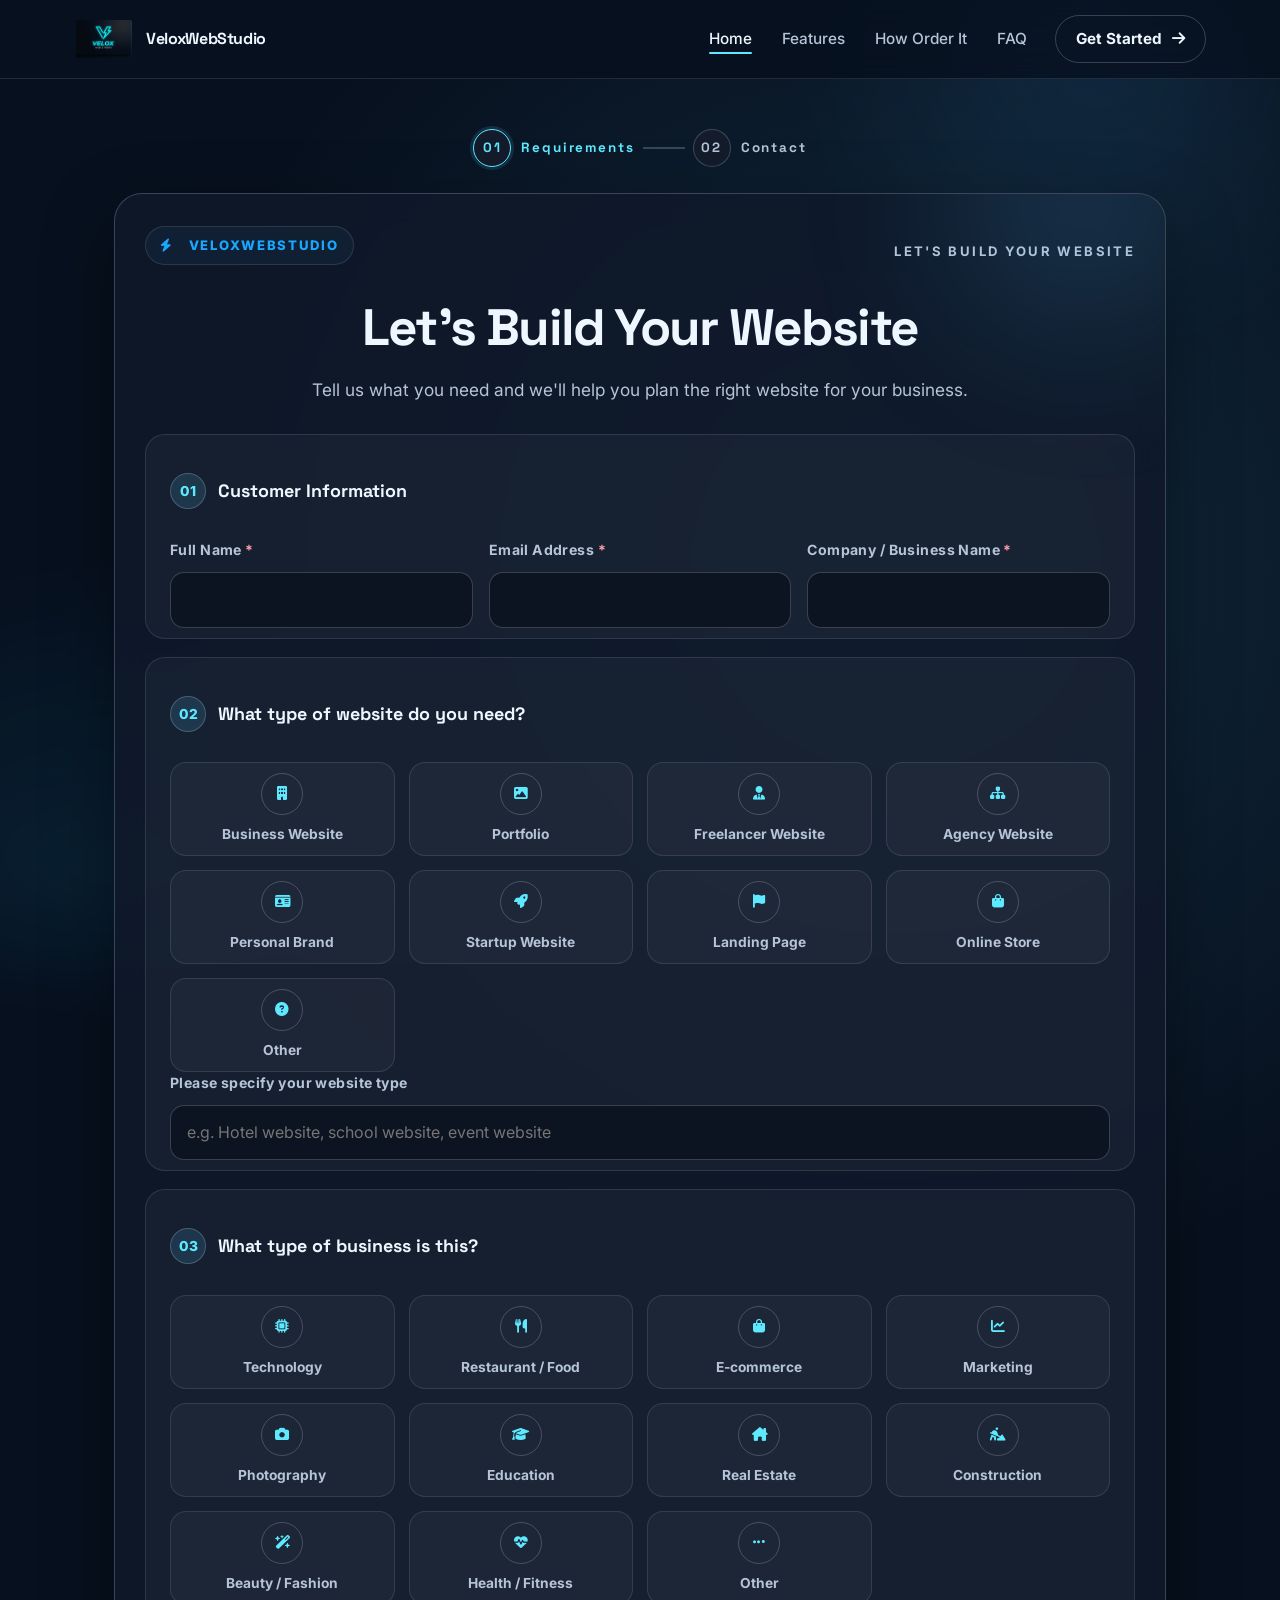
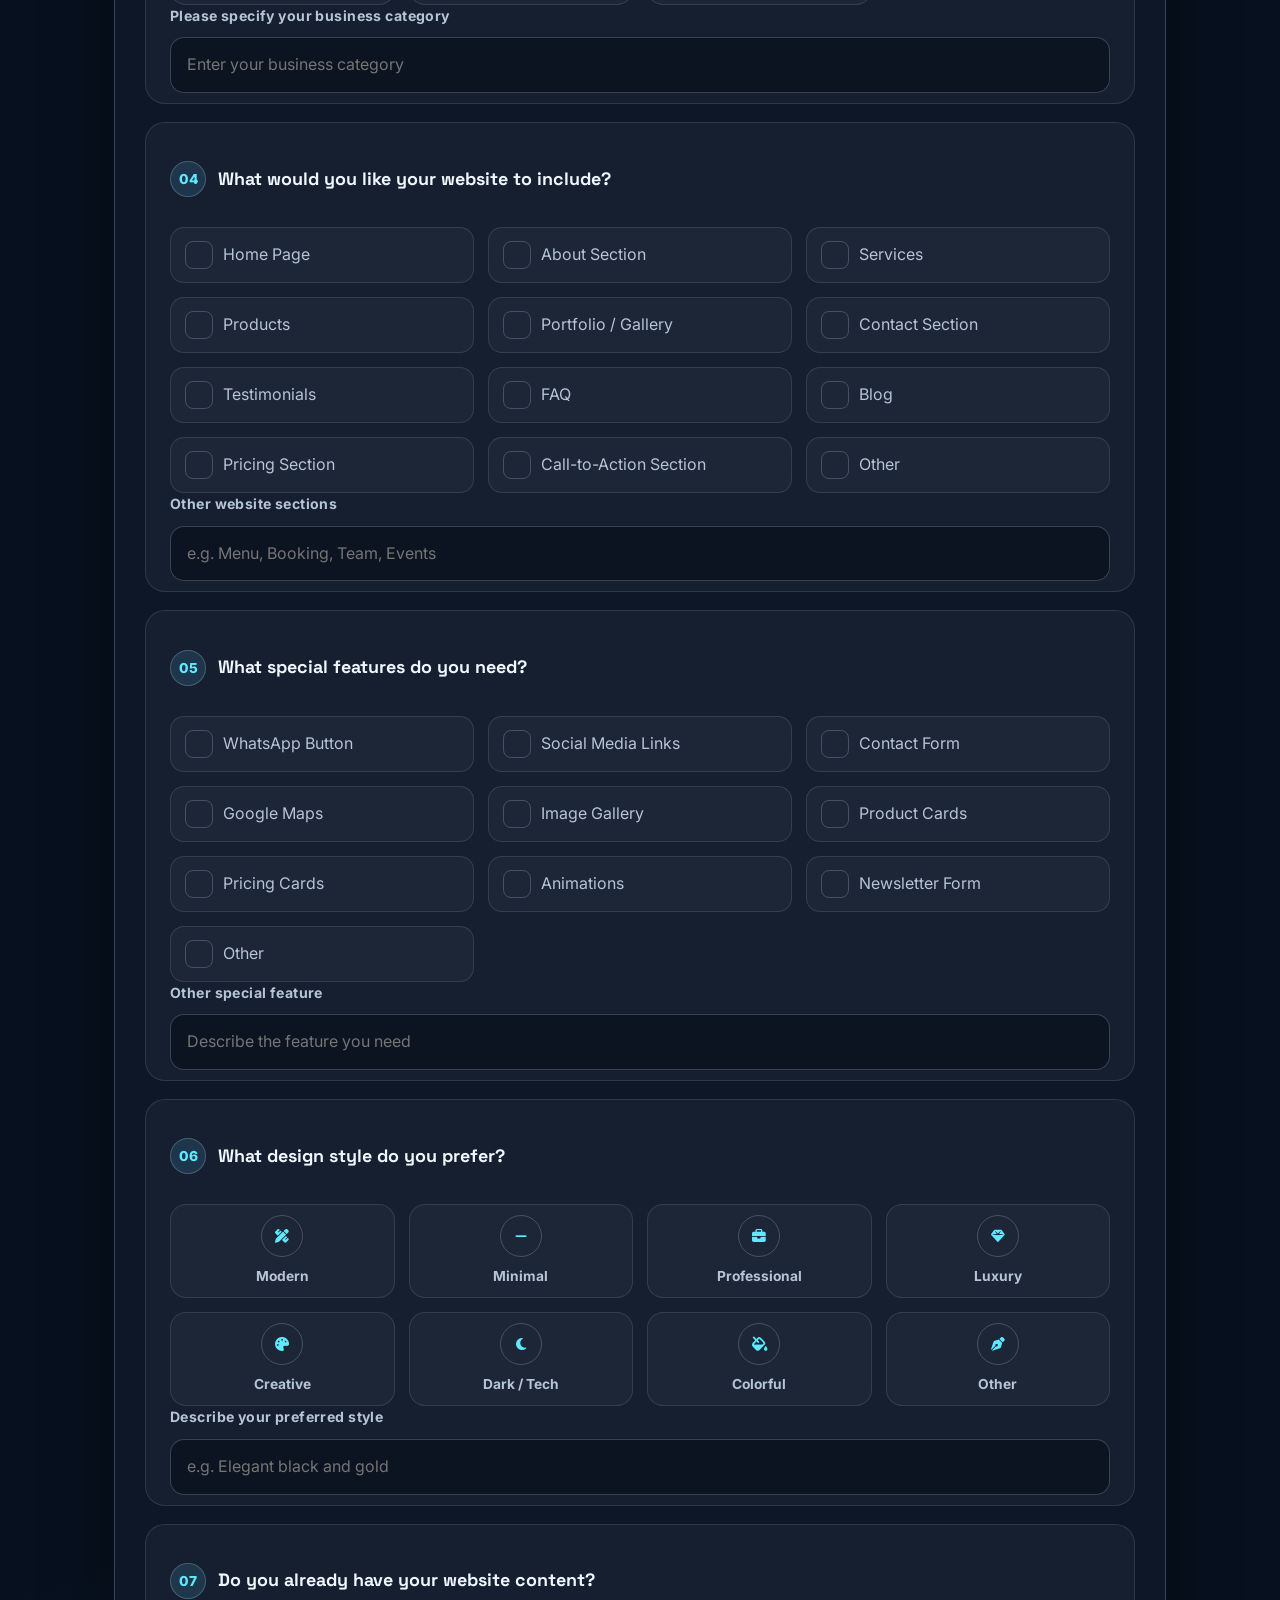
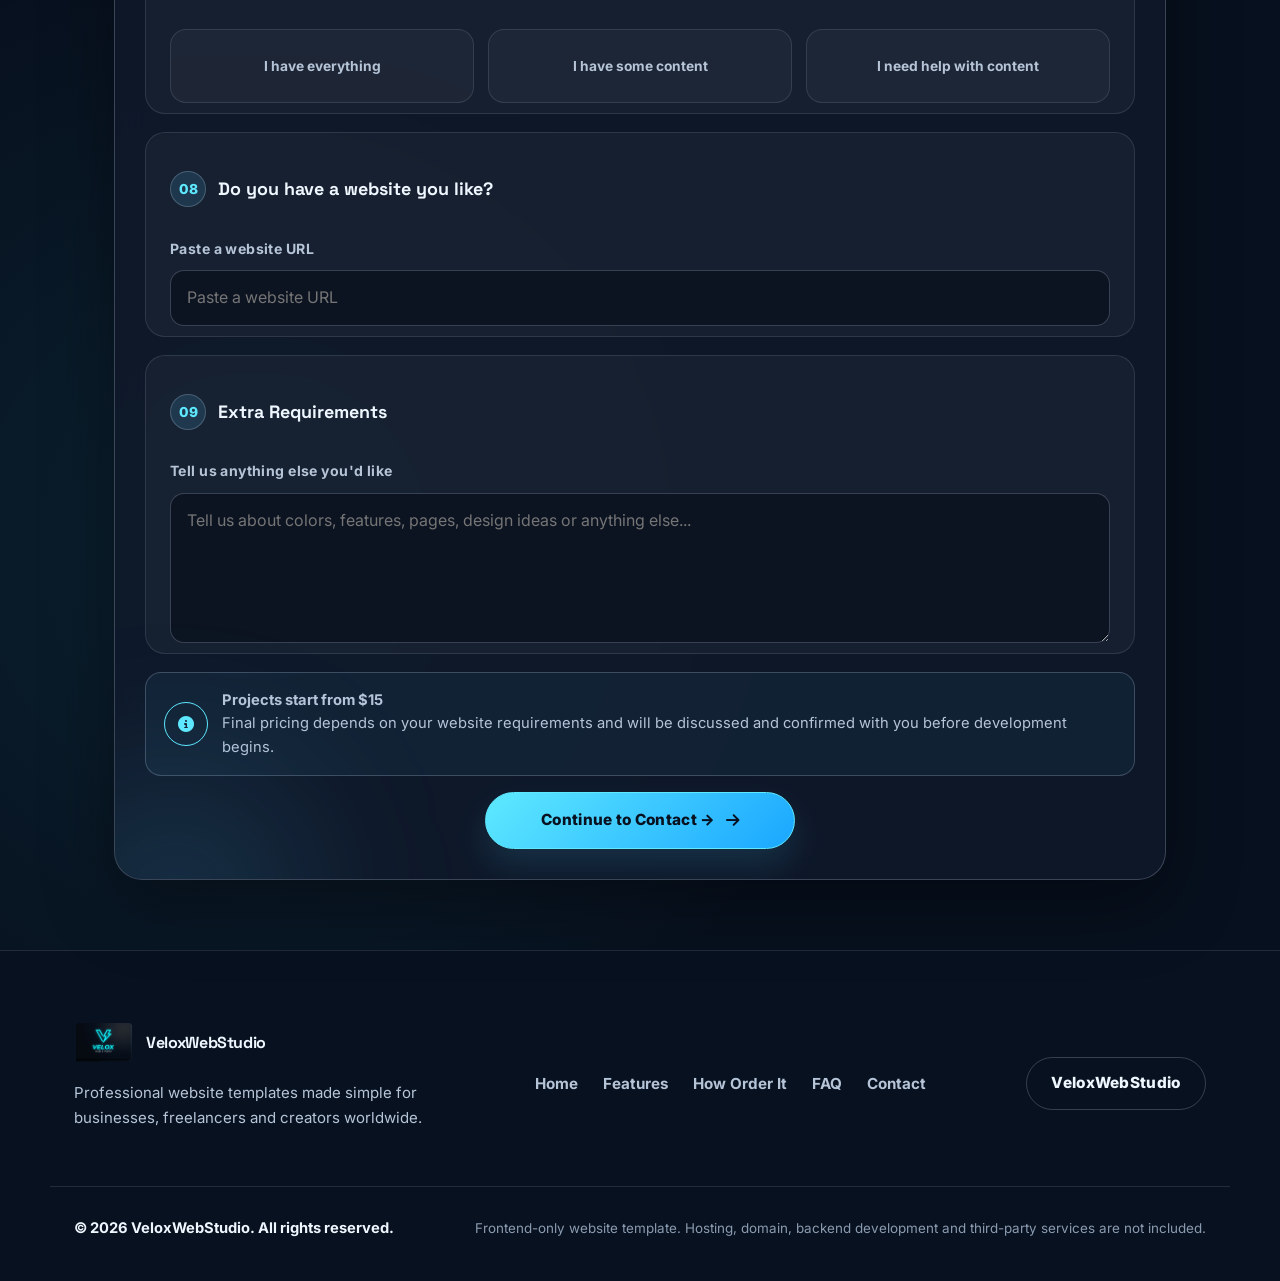
<file: requirements.served.html>
<!doctype html>
<html lang="en">
<head>
  <meta charset="UTF-8" />
  <meta name="viewport" content="width=device-width, initial-scale=1.0" />
  <title>VeloxWebStudio | Website Requirements</title>
  <meta name="description" content="Tell us about your website requirements and start your VeloxWebStudio order." />
  <link rel="preconnect" href="https://fonts.googleapis.com">
  <link rel="preconnect" href="https://fonts.gstatic.com" crossorigin>
  <link href="https://fonts.googleapis.com/css2?family=Inter:wght@300;400;500;600;700;800&family=Space+Grotesk:wght@500;600;700&display=swap" rel="stylesheet">
  <link rel="stylesheet" href="https://cdnjs.cloudflare.com/ajax/libs/font-awesome/6.5.2/css/all.min.css" integrity="sha512-DTOb8u5l9vP0f8TtvgPKQ4A+IlR1VDyDLo6J9n/B3KIW0aH1YHYXJDZaj6r6pPS9NACLbzg5cmEFi73WbOkg==" crossorigin="anonymous" referrerpolicy="no-referrer" />
  <link rel="stylesheet" href="style.css" />
  <link rel="stylesheet" href="requirements.css" />
</head>
<body>
  <header class="site-header">
    <nav class="navbar container">
      <a class="brand" href="index.html" aria-label="VeloxWebStudio">
        <span class="brand-mark">
          <img src="assets/logo.jpg" alt="VeloxWebStudio logo" class="logo-image" />
        </span>
        <span class="brand-text">VeloxWebStudio</span>
      </a>

      <button class="nav-toggle" aria-label="Open navigation" aria-expanded="false">
        <span></span>
        <span></span>
        <span></span>
      </button>

      <div class="nav-panel">
        <ul class="nav-links">
          <li><a class="active" href="index.html">Home</a></li>
          <li><a href="index.html#features">Features</a></li>
          <li><a href="index.html#how-it-works">How Order It</a></li>
          <li><a href="index.html#faq">FAQ</a></li>
        </ul>
        <a class="nav-start" href="requirements.html">
          <span>Get Started</span>
          <i class="fa-solid fa-arrow-right"></i>
        </a>
      </div>
    </nav>
  </header>

  <main class="requirements-page">
    <section class="requirements-wrap">
      <div class="container requirements-container">
        <div class="requirements-progress">
          <div class="progress-step active">
            <span class="progress-no">01</span>
            <span class="progress-label">Requirements</span>
          </div>
          <div class="progress-line"><span></span></div>
          <div class="progress-step">
            <span class="progress-no">02</span>
            <span class="progress-label">Contact</span>
          </div>
        </div>

        <div class="requirements-card">
          <div class="requirements-top">
            <div class="requirements-brand">
              <span class="section-kicker dark"><i class="fa-solid fa-bolt"></i> VeloxWebStudio</span>
            </div>
            <div class="requirements-top-row">
              <span class="mini-label">Let's Build Your Website</span>
            </div>
          </div>

          <div class="requirements-heading">
            <h1>Let's Build Your Website</h1>
            <p>Tell us what you need and we'll help you plan the right website for your business.</p>
          </div>

          <form id="requirementsForm" novalidate>
            <section class="form-section">
              <div class="section-title">
                <span class="section-number">01</span>
                <h3>Customer Information</h3>
              </div>

              <div class="form-grid customer-grid">
                <div class="form-field">
                  <label for="name">Full Name <span class="required-mark">*</span></label>
                  <input type="text" id="name" name="name" autocomplete="name" />
                </div>

                <div class="form-field">
                  <label for="email">Email Address <span class="required-mark">*</span></label>
                  <input type="email" id="email" name="email" autocomplete="email" />
                </div>

                <div class="form-field">
                  <label for="company">Company / Business Name <span class="required-mark">*</span></label>
                  <input type="text" id="company" name="company" autocomplete="organization-title" />
                </div>
              </div>
            </section>

            <section class="form-section">
              <div class="section-title">
                <span class="section-number">02</span>
                <h3>What type of website do you need?</h3>
              </div>

              <div class="choice-grid website-type-grid">
                <label class="choice-card">
                  <input type="radio" name="websiteType" value="Business Website" />
                  <span class="choice-icon"><i class="fa-solid fa-building"></i></span>
                  <span class="choice-text">Business Website</span>
                </label>
                <label class="choice-card">
                  <input type="radio" name="websiteType" value="Portfolio" />
                  <span class="choice-icon"><i class="fa-solid fa-image"></i></span>
                  <span class="choice-text">Portfolio</span>
                </label>
                <label class="choice-card">
                  <input type="radio" name="websiteType" value="Freelancer Website" />
                  <span class="choice-icon"><i class="fa-solid fa-user-tie"></i></span>
                  <span class="choice-text">Freelancer Website</span>
                </label>
                <label class="choice-card">
                  <input type="radio" name="websiteType" value="Agency Website" />
                  <span class="choice-icon"><i class="fa-solid fa-sitemap"></i></span>
                  <span class="choice-text">Agency Website</span>
                </label>
                <label class="choice-card">
                  <input type="radio" name="websiteType" value="Personal Brand" />
                  <span class="choice-icon"><i class="fa-solid fa-id-card"></i></span>
                  <span class="choice-text">Personal Brand</span>
                </label>
                <label class="choice-card">
                  <input type="radio" name="websiteType" value="Startup Website" />
                  <span class="choice-icon"><i class="fa-solid fa-rocket"></i></span>
                  <span class="choice-text">Startup Website</span>
                </label>
                <label class="choice-card">
                  <input type="radio" name="websiteType" value="Landing Page" />
                  <span class="choice-icon"><i class="fa-solid fa-flag"></i></span>
                  <span class="choice-text">Landing Page</span>
                </label>
                <label class="choice-card">
                  <input type="radio" name="websiteType" value="Online Store" />
                  <span class="choice-icon"><i class="fa-solid fa-bag-shopping"></i></span>
                  <span class="choice-text">Online Store</span>
                </label>
                <label class="choice-card">
                  <input type="radio" name="websiteType" value="Other" />
                  <span class="choice-icon"><i class="fa-solid fa-circle-question"></i></span>
                  <span class="choice-text">Other</span>
                </label>
              </div>

              <div class="form-field other-field" id="websiteTypeOtherWrap" hidden>
                <label for="websiteTypeOther">Please specify your website type</label>
                <input type="text" id="websiteTypeOther" name="websiteTypeOther" placeholder="e.g. Hotel website, school website, event website" />
              </div>
            </section>

            <section class="form-section">
              <div class="section-title">
                <span class="section-number">03</span>
                <h3>What type of business is this?</h3>
              </div>

              <div class="choice-grid category-grid">
                <label class="choice-card">
                  <input type="radio" name="businessCategory" value="Technology" />
                  <span class="choice-icon"><i class="fa-solid fa-microchip"></i></span>
                  <span class="choice-text">Technology</span>
                </label>
                <label class="choice-card">
                  <input type="radio" name="businessCategory" value="Restaurant / Food" />
                  <span class="choice-icon"><i class="fa-solid fa-utensils"></i></span>
                  <span class="choice-text">Restaurant / Food</span>
                </label>
                <label class="choice-card">
                  <input type="radio" name="businessCategory" value="E-commerce" />
                  <span class="choice-icon"><i class="fa-solid fa-bag-shopping"></i></span>
                  <span class="choice-text">E-commerce</span>
                </label>
                <label class="choice-card">
                  <input type="radio" name="businessCategory" value="Marketing" />
                  <span class="choice-icon"><i class="fa-solid fa-chart-line"></i></span>
                  <span class="choice-text">Marketing</span>
                </label>
                <label class="choice-card">
                  <input type="radio" name="businessCategory" value="Photography" />
                  <span class="choice-icon"><i class="fa-solid fa-camera"></i></span>
                  <span class="choice-text">Photography</span>
                </label>
                <label class="choice-card">
                  <input type="radio" name="businessCategory" value="Education" />
                  <span class="choice-icon"><i class="fa-solid fa-graduation-cap"></i></span>
                  <span class="choice-text">Education</span>
                </label>
                <label class="choice-card">
                  <input type="radio" name="businessCategory" value="Real Estate" />
                  <span class="choice-icon"><i class="fa-solid fa-house-chimney"></i></span>
                  <span class="choice-text">Real Estate</span>
                </label>
                <label class="choice-card">
                  <input type="radio" name="businessCategory" value="Construction" />
                  <span class="choice-icon"><i class="fa-solid fa-person-digging"></i></span>
                  <span class="choice-text">Construction</span>
                </label>
                <label class="choice-card">
                  <input type="radio" name="businessCategory" value="Beauty / Fashion" />
                  <span class="choice-icon"><i class="fa-solid fa-wand-magic-sparkles"></i></span>
                  <span class="choice-text">Beauty / Fashion</span>
                </label>
                <label class="choice-card">
                  <input type="radio" name="businessCategory" value="Health / Fitness" />
                  <span class="choice-icon"><i class="fa-solid fa-heart-pulse"></i></span>
                  <span class="choice-text">Health / Fitness</span>
                </label>
                <label class="choice-card">
                  <input type="radio" name="businessCategory" value="Other" />
                  <span class="choice-icon"><i class="fa-solid fa-ellipsis"></i></span>
                  <span class="choice-text">Other</span>
                </label>
              </div>

              <div class="form-field other-field" id="businessCategoryOtherWrap" hidden>
                <label for="businessCategoryOther">Please specify your business category</label>
                <input type="text" id="businessCategoryOther" name="businessCategoryOther" placeholder="Enter your business category" />
              </div>
            </section>

            <section class="form-section">
              <div class="section-title">
                <span class="section-number">04</span>
                <h3>What would you like your website to include?</h3>
              </div>

              <div class="checkbox-grid">
                <label class="check-card">
                  <input type="checkbox" name="features" value="Home Page" />
                  <span class="check-ui"><i class="fa-solid fa-check"></i></span>
                  <span class="check-text">Home Page</span>
                </label>
                <label class="check-card">
                  <input type="checkbox" name="features" value="About Section" />
                  <span class="check-ui"><i class="fa-solid fa-check"></i></span>
                  <span class="check-text">About Section</span>
                </label>
                <label class="check-card">
                  <input type="checkbox" name="features" value="Services" />
                  <span class="check-ui"><i class="fa-solid fa-check"></i></span>
                  <span class="check-text">Services</span>
                </label>
                <label class="check-card">
                  <input type="checkbox" name="features" value="Products" />
                  <span class="check-ui"><i class="fa-solid fa-check"></i></span>
                  <span class="check-text">Products</span>
                </label>
                <label class="check-card">
                  <input type="checkbox" name="features" value="Portfolio / Gallery" />
                  <span class="check-ui"><i class="fa-solid fa-check"></i></span>
                  <span class="check-text">Portfolio / Gallery</span>
                </label>
                <label class="check-card">
                  <input type="checkbox" name="features" value="Contact Section" />
                  <span class="check-ui"><i class="fa-solid fa-check"></i></span>
                  <span class="check-text">Contact Section</span>
                </label>
                <label class="check-card">
                  <input type="checkbox" name="features" value="Testimonials" />
                  <span class="check-ui"><i class="fa-solid fa-check"></i></span>
                  <span class="check-text">Testimonials</span>
                </label>
                <label class="check-card">
                  <input type="checkbox" name="features" value="FAQ" />
                  <span class="check-ui"><i class="fa-solid fa-check"></i></span>
                  <span class="check-text">FAQ</span>
                </label>
                <label class="check-card">
                  <input type="checkbox" name="features" value="Blog" />
                  <span class="check-ui"><i class="fa-solid fa-check"></i></span>
                  <span class="check-text">Blog</span>
                </label>
                <label class="check-card">
                  <input type="checkbox" name="features" value="Pricing Section" />
                  <span class="check-ui"><i class="fa-solid fa-check"></i></span>
                  <span class="check-text">Pricing Section</span>
                </label>
                <label class="check-card">
                  <input type="checkbox" name="features" value="Call-to-Action Section" />
                  <span class="check-ui"><i class="fa-solid fa-check"></i></span>
                  <span class="check-text">Call-to-Action Section</span>
                </label>
                <label class="check-card">
                  <input type="checkbox" name="features" value="Other" />
                  <span class="check-ui"><i class="fa-solid fa-check"></i></span>
                  <span class="check-text">Other</span>
                </label>
              </div>

              <div class="form-field other-field" id="featuresOtherWrap" hidden>
                <label for="featuresOther">Other website sections</label>
                <input type="text" id="featuresOther" name="featuresOther" placeholder="e.g. Menu, Booking, Team, Events" />
              </div>
            </section>

            <section class="form-section">
              <div class="section-title">
                <span class="section-number">05</span>
                <h3>What special features do you need?</h3>
              </div>

              <div class="checkbox-grid">
                <label class="check-card">
                  <input type="checkbox" name="specialFeatures" value="WhatsApp Button" />
                  <span class="check-ui"><i class="fa-solid fa-check"></i></span>
                  <span class="check-text">WhatsApp Button</span>
                </label>
                <label class="check-card">
                  <input type="checkbox" name="specialFeatures" value="Social Media Links" />
                  <span class="check-ui"><i class="fa-solid fa-check"></i></span>
                  <span class="check-text">Social Media Links</span>
                </label>
                <label class="check-card">
                  <input type="checkbox" name="specialFeatures" value="Contact Form" />
                  <span class="check-ui"><i class="fa-solid fa-check"></i></span>
                  <span class="check-text">Contact Form</span>
                </label>
                <label class="check-card">
                  <input type="checkbox" name="specialFeatures" value="Google Maps" />
                  <span class="check-ui"><i class="fa-solid fa-check"></i></span>
                  <span class="check-text">Google Maps</span>
                </label>
                <label class="check-card">
                  <input type="checkbox" name="specialFeatures" value="Image Gallery" />
                  <span class="check-ui"><i class="fa-solid fa-check"></i></span>
                  <span class="check-text">Image Gallery</span>
                </label>
                <label class="check-card">
                  <input type="checkbox" name="specialFeatures" value="Product Cards" />
                  <span class="check-ui"><i class="fa-solid fa-check"></i></span>
                  <span class="check-text">Product Cards</span>
                </label>
                <label class="check-card">
                  <input type="checkbox" name="specialFeatures" value="Pricing Cards" />
                  <span class="check-ui"><i class="fa-solid fa-check"></i></span>
                  <span class="check-text">Pricing Cards</span>
                </label>
                <label class="check-card">
                  <input type="checkbox" name="specialFeatures" value="Animations" />
                  <span class="check-ui"><i class="fa-solid fa-check"></i></span>
                  <span class="check-text">Animations</span>
                </label>
                <label class="check-card">
                  <input type="checkbox" name="specialFeatures" value="Newsletter Form" />
                  <span class="check-ui"><i class="fa-solid fa-check"></i></span>
                  <span class="check-text">Newsletter Form</span>
                </label>
                <label class="check-card">
                  <input type="checkbox" name="specialFeatures" value="Other" />
                  <span class="check-ui"><i class="fa-solid fa-check"></i></span>
                  <span class="check-text">Other</span>
                </label>
              </div>

              <div class="form-field other-field" id="specialFeaturesOtherWrap" hidden>
                <label for="specialFeaturesOther">Other special feature</label>
                <input type="text" id="specialFeaturesOther" name="specialFeaturesOther" placeholder="Describe the feature you need" />
              </div>
            </section>

            <section class="form-section">
              <div class="section-title">
                <span class="section-number">06</span>
                <h3>What design style do you prefer?</h3>
              </div>

              <div class="choice-grid style-grid">
                <label class="choice-card">
                  <input type="radio" name="style" value="Modern" />
                  <span class="choice-icon"><i class="fa-solid fa-pen-ruler"></i></span>
                  <span class="choice-text">Modern</span>
                </label>
                <label class="choice-card">
                  <input type="radio" name="style" value="Minimal" />
                  <span class="choice-icon"><i class="fa-solid fa-minus"></i></span>
                  <span class="choice-text">Minimal</span>
                </label>
                <label class="choice-card">
                  <input type="radio" name="style" value="Professional" />
                  <span class="choice-icon"><i class="fa-solid fa-briefcase"></i></span>
                  <span class="choice-text">Professional</span>
                </label>
                <label class="choice-card">
                  <input type="radio" name="style" value="Luxury" />
                  <span class="choice-icon"><i class="fa-solid fa-gem"></i></span>
                  <span class="choice-text">Luxury</span>
                </label>
                <label class="choice-card">
                  <input type="radio" name="style" value="Creative" />
                  <span class="choice-icon"><i class="fa-solid fa-palette"></i></span>
                  <span class="choice-text">Creative</span>
                </label>
                <label class="choice-card">
                  <input type="radio" name="style" value="Dark / Tech" />
                  <span class="choice-icon"><i class="fa-solid fa-moon"></i></span>
                  <span class="choice-text">Dark / Tech</span>
                </label>
                <label class="choice-card">
                  <input type="radio" name="style" value="Colorful" />
                  <span class="choice-icon"><i class="fa-solid fa-fill-drip"></i></span>
                  <span class="choice-text">Colorful</span>
                </label>
                <label class="choice-card">
                  <input type="radio" name="style" value="Other" />
                  <span class="choice-icon"><i class="fa-solid fa-pen-nib"></i></span>
                  <span class="choice-text">Other</span>
                </label>
              </div>

              <div class="form-field other-field" id="styleOtherWrap" hidden>
                <label for="styleOther">Describe your preferred style</label>
                <input type="text" id="styleOther" name="styleOther" placeholder="e.g. Elegant black and gold" />
              </div>
            </section>

            <section class="form-section">
              <div class="section-title">
                <span class="section-number">07</span>
                <h3>Do you already have your website content?</h3>
              </div>

              <div class="choice-grid content-grid">
                <label class="choice-card single">
                  <input type="radio" name="content" value="I have everything" />
                  <span class="choice-text">I have everything</span>
                </label>
                <label class="choice-card single">
                  <input type="radio" name="content" value="I have some content" />
                  <span class="choice-text">I have some content</span>
                </label>
                <label class="choice-card single">
                  <input type="radio" name="content" value="I need help with content" />
                  <span class="choice-text">I need help with content</span>
                </label>
              </div>
            </section>

            <section class="form-section">
              <div class="section-title">
                <span class="section-number">08</span>
                <h3>Do you have a website you like?</h3>
              </div>

              <div class="form-field">
                <label for="referenceWebsite">Paste a website URL</label>
                <input type="url" id="referenceWebsite" name="referenceWebsite" placeholder="Paste a website URL" />
              </div>
            </section>

            <section class="form-section">
              <div class="section-title">
                <span class="section-number">09</span>
                <h3>Extra Requirements</h3>
              </div>

              <div class="form-field">
                <label for="requirementsExtra">Tell us anything else you'd like</label>
                <textarea id="requirementsExtra" name="requirementsExtra" placeholder="Tell us about colors, features, pages, design ideas or anything else..."></textarea>
              </div>
            </section>

            <section class="notice-section">
              <div class="notice">
                <span class="notice-icon"><i class="fa-solid fa-circle-info"></i></span>
                <p><strong>Projects start from $15</strong><br />Final pricing depends on your website requirements and will be discussed and confirmed with you before development begins.</p>
              </div>
            </section>

            <div class="form-actions">
              <button type="submit" class="btn btn-primary btn-large">
                <span>Continue to Contact →</span>
                <i class="fa-solid fa-arrow-right"></i>
              </button>
            </div>
          </form>
        </div>
      </div>
    </section>
  </main>

  <footer class="site-footer">
    <div class="container footer-grid">
      <div class="footer-brand">
        <a class="brand footer-logo" href="index.html">
          <span class="brand-mark">
            <img src="assets/logo.jpg" alt="VeloxWebStudio logo" class="logo-image" />
          </span>
          <span class="brand-text">VeloxWebStudio</span>
        </a>
        <p>Professional website templates made simple for businesses, freelancers and creators worldwide.</p>
      </div>

      <div class="footer-links">
        <div class="footer-col">
          <ul>
            <li><a href="index.html#home">Home</a></li>
            <li><a href="index.html#features">Features</a></li>
            <li><a href="index.html#how-it-works">How Order It</a></li>
            <li><a href="index.html#faq">FAQ</a></li>
            <li><a href="mailto:contact@veloxwebstudio.com">Contact</a></li>
          </ul>
        </div>
      </div>

      <div class="footer-cta">
        <a class="btn btn-outline-light footer-button" href="index.html">
          <span>VeloxWebStudio</span>
        </a>
      </div>
    </div>

    <div class="container footer-bottom">
      <span class="footer-copy">© 2026 VeloxWebStudio. All rights reserved.</span>
      <span class="footer-disclaimer">Frontend-only website template. Hosting, domain, backend development and third-party services are not included.</span>
    </div>
  </footer>

  <script src="script.js"></script>
  <script src="requirements.js"></script>
</body>
</html>
</file>
<file: style.css>
* {
  -moz-box-sizing: border-box;
  -webkit-box-sizing: border-box;
  box-sizing: border-box;
}

:root {
  --blue: #5ee9ff;
  --blue-deep: #0fd2ff;
  --blue-glass: rgba(86, 207, 255, 0.14);
  --blue-strong: #1aa7ff;
  --navy: #07111f;
  --navy-soft: #0d1829;
  --navy-muted: #111b2e;
  --text: #eaf1f8;
  --text-soft: #b6c4d8;
  --text-muted: #8b9bb0;
  --heading: #eef7ff;
  --line: rgba(218, 230, 255, 0.12);
  --line-strong: rgba(218, 230, 255, 0.22);
  --surface: #0c1220;
  --surface-soft: #141c2c;
  --surface-card: #121a29;
  --card: #eef5fb;
  --and-bg: #07101e;
  --success: #80f3bd;
  --danger: #ff9ca7;
  --shadow: rgba(0, 0, 0, 0.35);
  --font-display: 'Inter', 'Space Grotesk', Arial, sans-serif;
  --font-heading: 'Space Grotesk', 'Inter', Arial, sans-serif;
  --max-width: 1180px;
}

html {
  scroll-behavior: smooth;
}

body {
  margin: 0;
  font-family: var(--font-display);
  background: var(--and-bg);
  color: var(--text);
  line-height: 1.6;
  overflow-x: hidden;
}

body.nav-open {
  overflow: hidden;
}

body::before {
  content: "";
  position: fixed;
  inset: -80px;
  background-image: radial-gradient(circle at 80% 10%, rgba(56, 171, 255, 0.13), transparent 20%), radial-gradient(circle at 15% 100%, rgba(23, 195, 255, 0.12), transparent 24%);
  filter: blur(50px);
  pointer-events: none;
  opacity: 0.9;
  transform: rotate(4deg);
}

img, svg {
  max-width: 100%;
}

a {
  color: inherit;
  text-decoration: none;
}

button, input, textarea {
  font: inherit;
}

.container {
  width: min(100%, var(--max-width));
  margin: 0 auto;
  padding: 0 24px;
}

.site-header {
  position: sticky;
  top: 0;
  z-index: 50;
  background: rgba(7, 17, 31, 0.72);
  -webkit-backdrop-filter: blur(16px);
  backdrop-filter: blur(16px);
  border-bottom: 1px solid var(--line);
}

.site-header.scrolled {
  background: rgba(7, 17, 31, 0.94);
  box-shadow: 0 10px 30px var(--shadow);
}

.navbar {
  min-height: 78px;
  display: flex;
  align-items: center;
  justify-content: space-between;
  gap: 30px;
  position: relative;
}

.brand {
  display: flex;
  align-items: center;
  gap: 12px;
  color: var(--heading);
  font-family: var(--font-heading);
  font-size: 1.1rem;
  font-weight: 700;
  letter-spacing: -0.02em;
  white-space: nowrap;
}

.brand-mark {
  width: 60px;
  height: 44px;
  border-radius: 10px;
  background: transparent;
  display: flex;
  align-items: center;
  justify-content: center;
  color: var(--navy);
  box-shadow: none;
  overflow: hidden;
}

.brand-mark svg {
  width: 34px;
  height: 34px;
}

.logo-image {
  width: 56px;
  height: 44px;
  object-fit: contain;
  display: block;
}

.brand-text {
  font-size: 1rem;
}

.nav-panel {
  display: flex;
  align-items: center;
  gap: 28px;
}

.nav-links {
  display: flex;
  align-items: center;
  gap: 30px;
  list-style: none;
  margin: 0;
  padding: 0;
}

.nav-links a {
  position: relative;
  color: var(--text-soft);
  font-size: 0.96rem;
  font-weight: 500;
  transition: color 260ms ease;
}

.nav-links a::after {
  content: "";
  position: absolute;
  left: 0;
  bottom: -6px;
  width: 100%;
  height: 2px;
  border-radius: 2px;
  background: var(--blue);
  transform: scaleX(0);
  transform-origin: left;
  transition: transform 300ms ease;
}

.nav-links a:hover,
.nav-links a.active {
  color: var(--heading);
}

.nav-links a:hover::after,
.nav-links a.active::after {
  transform: scaleX(1);
}

.nav-start,
.nav-start:visited {
  color: var(--heading);
  border: 1px solid var(--line-strong);
  padding: 11px 20px;
  border-radius: 50px;
  font-weight: 700;
  font-size: 0.95rem;
  display: flex;
  align-items: center;
  gap: 10px;
  transition: color 260ms ease, border-color 260ms ease, background 260ms ease, transform 260ms ease;
}

.nav-start:hover {
  border-color: var(--blue);
  background: var(--blue-glass);
  color: var(--heading);
}

.nav-toggle {
  display: none;
  width: 44px;
  height: 44px;
  border-radius: 50%;
  border: 1px solid var(--line);
  background: transparent;
  align-items: center;
  justify-content: center;
  flex-direction: column;
  gap: 5px;
  cursor: pointer;
}

.nav-toggle span {
  width: 20px;
  height: 2px;
  background: var(--heading);
  border-radius: 2px;
  transition: transform 260ms ease, opacity 260ms ease;
}

.nav-toggle.active span:nth-child(1) { transform: translateY(7px) rotate(45deg); }
.nav-toggle.active span:nth-child(2) { opacity: 0; }
.nav-toggle.active span:nth-child(3) { transform: translateY(-7px) rotate(-45deg); }

.hero {
  position: relative;
  min-height: 690px;
  padding: 64px 0 46px;
  background: radial-gradient(circle at 70% 30%, var(--blue-glass), transparent 30%), radial-gradient(circle at 54% 90%, rgba(45, 116, 255, 0.12), transparent 30%);
}

.hero::before {
  content: "";
  position: absolute;
  width: 550px;
  height: 550px;
  border-radius: 50%;
  background: var(--blue-glass);
  filter: blur(80px);
  opacity: 0.7;
  left: -280px;
  top: -80px;
}

.hero-grid {
  display: grid;
  grid-template-columns: minmax(500px, 0.95fr) minmax(420px, 1fr);
  align-items: center;
  gap: 44px;
}

.hero-copy {
  position: relative;
}

.section-kicker {
  display: inline-flex;
  align-items: center;
  gap: 8px;
  margin-bottom: 14px;
  padding: 8px 14px;
  border-radius: 50px;
  border: 1px solid var(--line-strong);
  color: var(--blue);
  font-size: 0.82rem;
  font-weight: 800;
  letter-spacing: 0.13em;
  text-transform: uppercase;
  background: transparent;
}

.section-kicker i {
  margin-right: 8px;
}

.section-kicker.dark {
  color: var(--blue-strong);
  border-color: var(--line);
  background: rgba(87, 193, 255, 0.05);
}

.section-kicker.light {
  color: var(--blue);
  border-color: rgba(255,255,255,0.25);
}

.hero-copy h1 {
  margin: 0 0 20px;
  color: var(--heading);
  font-family: var(--font-heading);
  font-size: clamp(3rem, 3.3vw, 4.4rem);
  line-height: 1.12;
  font-weight: 700;
  letter-spacing: -0.045em;
  max-width: 620px;
}

.hero-copy h1 span {
  color: var(--blue);
}

.hero-copy .hero-text {
  margin: 0 0 26px;
  color: var(--text-soft);
  font-size: clamp(1.05rem, 1.7vw, 1.2rem);
  line-height: 1.7;
  max-width: 620px;
}

.hero-price-row {
  display: flex;
  align-items: center;
  gap: 16px;
  flex-wrap: wrap;
  margin-bottom: 20px;
}

.hero-price {
  display: flex;
  align-items: center;
  gap: 12px;
}

.price-main {
  font-family: var(--font-heading);
  color: var(--heading);
  font-size: clamp(2.6rem, 3vw, 3rem);
  font-weight: 700;
  line-height: 1.2;
}

.price-meta {
  color: var(--text-soft);
  font-size: 0.94rem;
  font-weight: 700;
  text-transform: uppercase;
  letter-spacing: 0.14em;
  border-left: 1px solid var(--line-strong);
  padding-left: 14px;
}

.hero-deliver {
  color: var(--text-soft);
  font-size: 0.87rem;
  font-weight: 500;
  padding-left: 14px;
  border-left: 1px solid var(--line);
}

.hero-actions {
  display: flex;
  align-items: center;
  gap: 14px;
  flex-wrap: wrap;
}

.btn {
  position: relative;
  display: inline-flex;
  align-items: center;
  justify-content: center;
  gap: 10px;
  padding: 13px 24px;
  border-radius: 50px;
  border: 1px solid var(--blue);
  font-weight: 800;
  font-size: 0.96rem;
  letter-spacing: 0.02em;
  transition: transform 260ms ease, box-shadow 260ms ease, background 260ms ease, border-color 260ms ease, color 260ms ease;
  cursor: pointer;
  white-space: nowrap;
}

.btn-primary {
  color: var(--navy);
  background: linear-gradient(135deg, var(--blue), var(--blue-strong));
  box-shadow: 0 16px 34px var(--blue-glass);
}

.btn-primary:hover {
  transform: translateY(-3px);
  box-shadow: 0 18px 44px var(--blue-glass);
}

.btn-secondary {
  color: var(--heading);
  background: transparent;
  border-color: var(--line-strong);
}

.btn-secondary:hover {
  border-color: var(--blue);
  background: var(--blue-glass);
  transform: translateY(-3px);
}

.btn-large {
  padding: 15px 26px;
  min-width: 190px;
}

.btn-medium {
  padding: 11px 22px;
}

.btn-block {
  width: 100%;
}

.btn-light {
  color: var(--navy);
  background: var(--card);
  border-color: var(--card);
}

.btn-outline-light {
  color: var(--heading);
  background: transparent;
  border-color: var(--line-strong);
}

.btn-outline-light:hover {
  background: var(--blue-glass);
  border-color: var(--blue);
}

.hero-proof {
  display: flex;
  align-items: center;
  gap: 30px;
  margin-top: 26px;
  color: var(--text-soft);
  font-size: 0.85rem;
}

.hero-proof > div {
  display: flex;
  align-items: center;
  gap: 10px;
}

.proof-icon {
  display: inline-flex;
  align-items: center;
  justify-content: center;
  width: 28px;
  height: 28px;
  border-radius: 50%;
  background: var(--blue-glass);
  color: var(--blue);
}

.hero-visual {
  position: relative;
}

.mockup-wrap {
  position: relative;
  min-height: 560px;
  display: flex;
  align-items: center;
  justify-content: center;
}

.mockup-wrap::before {
  content: "";
  position: absolute;
  width: 480px;
  height: 480px;
  border-radius: 50%;
  border: 1px solid var(--line-strong);
  background: radial-gradient(circle, var(--blue-glass), transparent 100%);
  filter: blur(10px);
  transform: scale(1.0);
}

.mockup-glass {
  position: absolute;
  width: 520px;
  height: 520px;
  border-radius: 50%;
  border: 1px solid var(--line-strong);
  background: transparent;
  box-shadow: inset 0 0 30px var(--blue-glass);
}

.laptop-frame {
  width: min(430px, 100%);
  position: relative;
  z-index: 2;
  background: var(--surface-soft);
  border: 1px solid var(--line-strong);
  border-radius: 14px 14px 5px 5px;
  box-shadow: 0 30px 80px var(--shadow), inset 0 0 30px rgba(255,255,255,0.04);
  overflow: hidden;
}

.laptop-top {
  min-height: 290px;
  background: linear-gradient(160deg, var(--surface-card), var(--navy-muted));
  border-bottom: 1px solid var(--line);
}

.browser-bar {
  height: 46px;
  display: flex;
  align-items: center;
  padding: 0 14px;
  border-bottom: 1px solid var(--line);
  background: var(--surface-soft);
}

.browser-dot {
  width: 8px;
  height: 8px;
  border-radius: 50%;
  display: inline-block;
  margin-right: 8px;
}

.dot-red { background: #ff8da1; }
.dot-yellow { background: #ffd56e; }
.dot-green { background: #81f0aa; }

.browser-address {
  margin-left: 12px;
  color: var(--text-muted);
  font-size: 0.76rem;
}

.browser-content {
  display: flex;
  min-height: 244px;
  background: var(--surface);
}

.browser-sidebar {
  width: 76px;
  padding: 24px 14px;
  background: var(--navy-soft);
  border-right: 1px solid var(--line);
  display: flex;
  flex-direction: column;
  align-items: center;
}

.side-logo {
  width: 40px;
  height: 40px;
  border-radius: 50%;
  background: var(--blue);
  color: var(--navy);
  display: inline-flex;
  align-items: center;
  justify-content: center;
  font-weight: 800;
  font-family: var(--font-heading);
  margin-bottom: 16px;
}

.side-line {
  display: block;
  width: 34px;
  height: 3px;
  background: var(--line-strong);
  border-radius: 3px;
  margin: 12px 0;
}

.side-line.tiny { width: 24px; }
.side-line.medium { width: 38px; }

.browser-main {
  flex: 1;
  padding: 38px 26px;
}

.browser-inner {
  padding: 2px;
}

.browser-kicker {
  color: var(--blue);
  font-size: 0.78rem;
  font-weight: 700;
  letter-spacing: 0.13em;
  text-transform: uppercase;
}

.browser-title {
  margin: 16px 0 14px;
  color: var(--heading);
  font-family: var(--font-heading);
  font-size: clamp(1.7rem, 2vw, 2.4rem);
  line-height: 1.2;
  font-weight: 700;
}

.browser-text {
  display: flex;
  flex-direction: column;
  gap: 9px;
}

.browser-text span {
  width: 100%;
  height: 8px;
  border-radius: 4px;
  background: var(--line-strong);
}

.browser-text .short {
  width: 65%;
}

.browser-grid {
  display: grid;
  grid-template-columns: repeat(3, minmax(70px, 1fr));
  gap: 10px;
  margin: 24px 0 16px;
}

.browser-card {
  background: rgba(255,255,255,0.035);
  border: 1px solid var(--line);
  border-radius: 8px;
  padding: 14px 12px;
  display: flex;
  flex-direction: column;
  align-items: center;
  gap: 8px;
  min-height: 80px;
}

.browser-card-icon {
  color: var(--blue);
}

.browser-card-title {
  font-size: 0.7rem;
  font-weight: 700;
  color: var(--text-soft);
  text-align: center;
}

.browser-button-row {
  display: flex;
  gap: 10px;
  align-items: center;
}

.browser-button {
  display: inline-block;
  width: 90px;
  height: 36px;
  border-radius: 50px;
  border: 1px solid var(--line-strong);
  background: transparent;
}

.browser-button.primary-button {
  background: var(--blue);
  border-color: var(--blue);
}

.laptop-base {
  height: 16px;
  background: linear-gradient(180deg, var(--line), var(--navy-soft));
  border-radius: 0 0 8px 8px;
  border-top: 1px solid var(--line);
  position: relative;
}

.laptop-base span {
  display: block;
  width: 50%;
  height: 4px;
  border-radius: 50%;
  background: var(--blue);
  margin: 0 auto;
  transform: translateY(6px);
}

.phone-frame {
  position: absolute;
  width: 180px;
  min-height: 360px;
  background: var(--surface-soft);
  border-radius: 30px;
  border: 1px solid var(--line-strong);
  box-shadow: 0 20px 50px var(--shadow);
  right: -16px;
  top: 80px;
  z-index: 4;
  padding: 9px;
}

.phone-top {
  height: 30px;
  display: flex;
  align-items: center;
  justify-content: center;
}

.phone-camera {
  width: 48px;
  height: 4px;
  background: var(--line-strong);
  border-radius: 4px;
}

.phone-screen {
  background: var(--surface);
  min-height: 310px;
  border-radius: 20px 20px 24px 24px;
  padding: 24px 14px;
  color: var(--heading);
  border: 1px solid var(--line)
}

.phone-brand {
  color: var(--blue);
  font-size: 0.82rem;
  font-weight: 800;
  letter-spacing: 0.14em;
}

.phone-title {
  font-family: var(--font-heading);
  font-weight: 700;
  font-size: 1.7rem;
  line-height: 1.25;
  margin: 14px 0 16px;
}

.phone-bars {
  display: flex;
  align-items: flex-end;
  gap: 6px;
  height: 50px;
  margin-bottom: 16px;
}

.phone-bars span {
  display: inline-block;
  width: 24px;
  background: var(--blue);
  opacity: 0.9;
  border-radius: 4px 4px 0 0;
}

.phone-bars span:nth-child(1) { height: 22px; }
.phone-bars span:nth-child(2) { height: 34px; }
.phone-bars span:nth-child(3) { height: 46px; }

.phone-card {
  display: flex;
  align-items: center;
  gap: 8px;
  padding: 9px 0;
  border-top: 1px solid var(--line);
  font-size: 0.74rem;
  color: var(--text-soft);
}

.phone-card span {
  color: var(--blue);
}

.floating-card {
  position: absolute;
  display: flex;
  align-items: center;
  gap: 8px;
  padding: 11px 14px;
  border-radius: 50px;
  border: 1px solid var(--line-strong);
  background: var(--surface-soft);
  color: var(--heading);
  font-size: 0.78rem;
  font-weight: 700;
  box-shadow: 0 16px 30px var(--shadow);
  z-index: 6;
}

.floating-card i {
  color: var(--blue);
}

.floating-card-one {
  left: -20px;
  top: 80px;
  transform: rotate(-8deg);
}

.floating-card-two {
  right: -20px;
  top: 210px;
  transform: rotate(8deg);
}

.floating-card-three {
  left: 30px;
  bottom: 20px;
  transform: rotate(6deg);
}

.trust-strip {
  position: relative;
  background: var(--surface-soft);
  border-top: 1px solid var(--line);
  border-bottom: 1px solid var(--line);
}

.trust-grid {
  min-height: 92px;
  display: flex;
  align-items: center;
  justify-content: center;
  gap: 24px;
  flex-wrap: wrap;
}

.trust-item {
  display: flex;
  align-items: center;
  gap: 10px;
  color: var(--text-soft);
  font-size: 0.86rem;
  font-weight: 700;
  white-space: nowrap;
}

.trust-icon {
  color: var(--success);
}

.section {
  padding: 86px 0;
  background: var(--and-bg);
  position: relative;
}

.section:nth-of-type(even) {
  background: var(--surface-soft);
}

.section-heading {
  max-width: 720px;
  margin-bottom: 34px;
}

.section-heading.centered {
  max-width: 820px;
  margin: 0 auto 38px;
  text-align: center;
}

.section-heading.left-heading {
  max-width: none;
}

.section-heading h2 {
  margin: 14px 0 14px;
  color: var(--heading);
  font-family: var(--font-heading);
  font-size: clamp(2.2rem, 2.8vw, 3rem);
  line-height: 1.25;
  font-weight: 700;
  letter-spacing: -0.035em;
}

.section-heading p {
  color: var(--text-soft);
  font-size: 1.02rem;
  line-height: 1.7;
  margin: 0;
}

.feature-grid {
  display: grid;
  grid-template-columns: repeat(3, minmax(180px, 1fr));
  gap: 22px;
}

.feature-card {
  background: rgba(255,255,255,0.035);
  border: 1px solid var(--line);
  border-radius: 20px;
  padding: 30px 24px;
  box-shadow: 0 16px 40px var(--shadow);
  transition: transform 300ms ease, box-shadow 300ms ease, border-color 300ms ease, background 300ms ease;
  position: relative;
  overflow: hidden;
}

.feature-media {
  display: flex;
  align-items: center;
  justify-content: space-between;
  gap: 12px;
  margin-bottom: 16px;
}

.feature-card:nth-child(1) .feature-icon { color: var(--blue); }
.feature-card:nth-child(2) .feature-icon { color: var(--blue); }
.feature-card:nth-child(3) .feature-icon { color: var(--success); }
.feature-card:nth-child(4) .feature-icon { color: var(--blue); }
.feature-card:nth-child(5) .feature-icon { color: var(--blue); }
.feature-card:nth-child(6) .feature-icon { color: var(--success); }

.feature-card::before,
.feature-card::after {
  content: "";
  position: absolute;
  width: 200px;
  height: 200px;
  border-radius: 50%;
  background: var(--blue-glass);
  filter: blur(40px);
  transform: scale(1.5);
  opacity: 0;
  transition: opacity 300ms ease;
}

.feature-card::before { top: -80px; left: -80px; }
.feature-card::after { right: -90px; bottom: -80px; }

.feature-card:hover {
  transform: translateY(-8px);
  background: rgba(90, 180, 255, 0.08);
  border-color: var(--blue);
  box-shadow: 0 22px 50px var(--shadow);
}

.feature-card:hover::before,
.feature-card:hover::after { opacity: 1; }

.feature-icon {
  width: 48px;
  height: 48px;
  border-radius: 50%;
  background: transparent;
  color: var(--blue);
  border: 1px solid var(--line-strong);
  display: flex;
  align-items: center;
  justify-content: center;
  margin-bottom: 16px;
}

.feature-icon i {
  font-size: 1.3rem;
}

.feature-image-wrap {
  position: relative;
  display: block;
  margin: 12px 0 18px;
}

.feature-image {
  display: block;
  width: 100%;
  height: 170px;
  object-fit: cover;
  border-radius: 14px;
  border: 1px solid var(--line);
  box-shadow: 0 12px 30px var(--shadow);
}

.feature-image-icon {
  position: absolute;
  right: 12px;
  bottom: 12px;
  width: 40px;
  height: 40px;
  border-radius: 50%;
  background: rgba(7,17,31,0.84);
  border: 1px solid var(--blue);
  color: var(--blue);
  display: flex;
  align-items: center;
  justify-content: center;
  box-shadow: 0 0 0 4px rgba(86, 207, 255, 0.12);
}

.feature-image-icon i {
  font-size: 1rem;
}

.feature-card-content h3 {
  margin: 16px 0 10px;
  color: var(--heading);
  font-family: var(--font-heading);
  font-size: 1.16rem;
}

.feature-card-content p {
  margin: 0;
  color: var(--text-soft);
  font-size: 0.93rem;
  line-height: 1.7;
}

.feature-number {
  display: inline-block;
  color: var(--blue);
  font-weight: 800;
  font-size: 0.84rem;
}

.audience-section {
  background: var(--and-bg);
}

.audience-grid {
  display: grid;
  grid-template-columns: repeat(7, minmax(120px, 1fr));
  gap: 14px;
}

.audience-card {
  min-height: 130px;
  background: rgba(255,255,255,0.035);
  border: 1px solid var(--line);
  border-radius: 16px;
  display: flex;
  align-items: center;
  justify-content: center;
  flex-direction: column;
  gap: 12px;
  color: var(--text-soft);
  font-weight: 700;
  font-size: 0.86rem;
  transition: transform 300ms ease, border-color 300ms ease, background 300ms ease;
}

.audience-card:hover {
  background: var(--blue-glass);
  border-color: var(--blue);
  transform: translateY(-5px);
}

.audit-icon {
  width: 42px;
  height: 42px;
  display: flex;
  align-items: center;
  justify-content: center;
  color: var(--blue);
  border-radius: 50%;
  border: 1px solid var(--line-strong);
}

.process-section {
  background: var(--surface-soft);
}

.timeline {
  position: relative;
  display: flex;
  justify-content: space-between;
  align-items: stretch;
  gap: 20px;
  max-width: 1000px;
  margin: 44px auto 0;
}

.timeline::before {
  content: "";
  position: absolute;
  top: 52px;
  left: 8%;
  right: 8%;
  height: 2px;
  background: linear-gradient(90deg, var(--blue), var(--line-strong));
}

.timeline-step {
  position: relative;
  flex: 1;
  min-width: 210px;
}

.timeline-node {
  position: relative;
  z-index: 2;
  display: flex;
  align-items: center;
  justify-content: center;
  width: 76px;
  height: 76px;
  border-radius: 50%;
  background: var(--surface);
  border: 2px solid var(--blue);
  color: var(--blue);
  font-weight: 800;
  font-family: var(--font-heading);
  font-size: 1.1rem;
  box-shadow: 0 0 0 8px var(--and-bg);
  margin: 0 auto 14px;
}

.timeline-card {
  background: rgba(255,255,255,0.035);
  border: 1px solid var(--line);
  padding: 26px 16px;
  border-radius: 16px;
  min-height: 220px;
  box-shadow: 0 16px 40px var(--shadow);
}

.timeline-number {
  color: var(--heading);
  font-size: 0.92rem;
  font-weight: 800;
  letter-spacing: 0.15em;
  display: block;
  margin-bottom: 12px;
}

.timeline-card p {
  color: var(--text-soft);
  margin: 0 0 18px;
  line-height: 1.7;
  font-size: 0.92rem;
}

.inline-link {
  color: var(--blue);
  font-weight: 700;
}

.timeline-list {
  margin: 0;
  padding-left: 16px;
  color: var(--text-soft);
  font-size: 0.92rem;
}

.timeline-list li {
  margin-bottom: 8px;
}

.pricing-section {
  background: var(--and-bg);
}

.pricing-wrap {
  max-width: 1080px;
}

.pricing-grid {
  display: grid;
  grid-template-columns: minmax(360px, 0.9fr) minmax(420px, 1fr);
  align-items: center;
  gap: 36px;
}

.pricing-copy {
  color: var(--text-soft);
}

.pricing-copy h2 {
  color: var(--heading);
  font-family: var(--font-heading);
  font-size: clamp(2.4rem, 3vw, 2.9rem);
  font-weight: 700;
  line-height: 1.25;
  letter-spacing: -0.035em;
  margin: 10px 0 14px;
}

.pricing-copy-text {
  color: var(--text-soft);
  font-size: 1rem;
  line-height: 1.7;
}

.pricing-check-list {
  margin-top: 24px;
  display: flex;
  flex-direction: column;
  gap: 11px;
}

.pricing-check-list div {
  display: flex;
  align-items: center;
  gap: 10px;
  color: var(--text-soft);
  font-size: 0.93rem;
}

.pricing-check-list i,
.price-list i,
.included-list i {
  color: var(--blue);
}

.pricing-card {
  background: linear-gradient(145deg, var(--surface-soft), var(--surface-card));
  border: 1px solid var(--line-strong);
  border-radius: 30px;
  padding: 10px;
  box-shadow: 0 28px 80px var(--shadow);
  position: relative;
  overflow: hidden;
  transform: perspective(1200px) rotateY(0deg);
  transition: transform 320ms ease, box-shadow 320ms ease, border-color 320ms ease;
}

.pricing-card:hover {
  transform: translateY(-8px);
  box-shadow: 0 32px 80px var(--shadow);
  border-color: var(--blue);
}

.price-card-top {
  padding: 14px 16px;
  border-bottom: 1px solid var(--line);
}

.price-label {
  display: flex;
  align-items: center;
  gap: 10px;
  color: var(--blue);
  font-weight: 800;
  font-size: 0.78rem;
  letter-spacing: 0.14em;
  text-transform: uppercase;
}

.pricing-main {
  padding: 30px 22px 24px;
  background: var(--surface-card);
  border-radius: 20px;
}

.price-stack {
  display: flex;
  align-items: end;
  gap: 14px;
  justify-content: center;
  flex-wrap: wrap;
  margin-bottom: 14px;
}

.price-stack .price {
  color: var(--heading);
  font-family: var(--font-heading);
  font-size: clamp(4rem, 4vw, 4.7rem);
  line-height: 1;
  font-weight: 700;
}

.price-terms {
  color: var(--text-soft);
  font-weight: 700;
  font-size: 0.82rem;
  text-transform: uppercase;
  padding-bottom: 12px;
}

.pricing-details {
  margin-top: 20px;
}

.price-list {
  list-style: none;
  margin: 0;
  padding: 0;
  display: flex;
  flex-direction: column;
  gap: 14px;
}

.price-list li {
  display: flex;
  align-items: center;
  gap: 10px;
  color: var(--text-soft);
  font-size: 0.9rem;
}

.btn-price {
  width: 100%;
  margin-top: 24px;
  padding: 15px 24px;
}

.pricing-note {
  color: var(--text-muted);
  font-size: 0.84rem;
  font-weight: 700;
  text-align: center;
  margin-top: 12px;
}

.included-section {
  background: var(--surface-soft);
}

.included-grid {
  display: grid;
  grid-template-columns: minmax(330px, 0.8fr) minmax(440px, 1fr);
  align-items: center;
  gap: 30px;
}

.included-grid .section-heading h2 {
  font-size: clamp(2rem, 2.5vw, 2.8rem);
}

.included-columns {
  display: grid;
  grid-template-columns: repeat(2, minmax(210px, 1fr));
  gap: 20px;
}

.included-panel {
  background: rgba(255,255,255,0.04);
  border: 1px solid var(--line);
  border-radius: 16px;
  padding: 24px 22px;
}

.included-panel h3 {
  color: var(--heading);
  font-family: var(--font-heading);
  font-size: 1.2rem;
  margin: 0 0 16px;
}

.included-list {
  margin: 0;
  padding: 0;
  list-style: none;
  display: flex;
  flex-direction: column;
  gap: 14px;
}

.included-list li {
  color: var(--text-soft);
  display: flex;
  align-items: center;
  gap: 10px;
  font-size: 0.94rem;
}

.not-panel .included-list i {
  color: var(--danger);
}

.faq-section {
  background: var(--and-bg);
}

.faq-grid {
  display: grid;
  grid-template-columns: minmax(280px, 0.65fr) minmax(560px, 1fr);
  align-items: start;
  gap: 40px;
}

.faq-heading {
  position: sticky;
  top: 110px;
}

.faq-heading h2 {
  color: var(--heading);
  font-family: var(--font-heading);
  font-size: clamp(2.2rem, 2.8vw, 2.8rem);
  font-weight: 700;
  line-height: 1.25;
  letter-spacing: -0.035em;
  margin: 10px 0 12px;
}

.faq-heading p {
  color: var(--text-soft);
  line-height: 1.7;
  font-size: 1rem;
  margin: 0 0 24px;
}

.faq-heading .btn {
  width: auto;
}

.faq-list {
  display: flex;
  flex-direction: column;
  gap: 14px;
}

.faq-item {
  border-radius: 18px;
  background: rgba(255,255,255,0.035);
  border: 1px solid var(--line);
  overflow: hidden;
}

.faq-question {
  width: 100%;
  background: transparent;
  color: var(--heading);
  padding: 20px 22px;
  border: none;
  display: flex;
  align-items: center;
  justify-content: space-between;
  gap: 16px;
  cursor: pointer;
  font-family: var(--font-heading);
  font-size: 1rem;
  font-weight: 700;
  text-align: left;
}

.faq-question .faq-question-text {
  display: flex;
  align-items: center;
  gap: 12px;
  flex: 1;
}

.faq-question .faq-question-text::before {
  content: "?";
  width: 34px;
  height: 34px;
  border-radius: 50%;
  display: inline-flex;
  align-items: center;
  justify-content: center;
  background: var(--blue-glass);
  color: var(--blue);
  border: 1px solid var(--line-strong);
  font-family: var(--font-heading);
  font-size: 1rem;
  font-weight: 800;
  line-height: 1;
}

.faq-question span:first-child {
  flex: 1;
}

.faq-icon {
  width: 34px;
  height: 34px;
  border-radius: 50%;
  display: flex;
  align-items: center;
  justify-content: center;
  background: var(--blue-glass);
  color: var(--blue);
  border: 1px solid var(--line);
}

.faq-question .fa-plus {
  transition: transform 260ms ease;
}

.faq-answer {
  max-height: 0;
  overflow: hidden;
  transition: max-height 360ms ease;
}

.faq-answer p {
  color: var(--text-soft);
  line-height: 1.7;
  font-size: 0.96rem;
  margin: 0;
  padding: 0 22px 20px;
}

.faq-item.open .faq-answer {
  max-height: 180px;
}

.faq-item.open .faq-icon {
  transform: rotate(45deg);
}

.faq-item.open .faq-question .fa-plus {
  transform: rotate(45deg);
}

.faq-item.open {
  border-color: var(--blue);
}

.faq-item.open .faq-question {
  color: var(--blue);
}

.final-cta {
  background: radial-gradient(circle at 50% 50%, var(--blue-glass), transparent), var(--surface-soft);
  padding: 80px 0;
}

.cta-panel {
  position: relative;
  background: radial-gradient(circle at right center, var(--blue-glass), var(--surface-soft));
  border: 1px solid var(--line-strong);
  border-radius: 30px;
  padding: 44px 30px;
  min-height: 280px;
  display: flex;
  align-items: center;
  justify-content: center;
  box-shadow: 0 30px 70px var(--shadow);
  overflow: hidden;
}

.cta-panel::before,
.cta-panel::after {
  content: "";
  position: absolute;
  width: 220px;
  height: 220px;
  border-radius: 50%;
  border: 1px solid var(--line-strong);
  filter: blur(40px);
}

.cta-panel::before { left: -60px; top: -80px; }
.cta-panel::after { right: -80px; bottom: -80px; }

.cta-content {
  position: relative;
  z-index: 1;
  text-align: center;
  max-width: 900px;
}

.cta-content h2 {
  color: var(--heading);
  font-family: var(--font-heading);
  font-size: clamp(2.3rem, 3vw, 3.2rem);
  margin: 12px 0 14px;
  line-height: 1.25;
  font-weight: 700;
  letter-spacing: -0.035em;
}

.cta-content p {
  color: var(--text-soft);
  font-size: 1.04rem;
}

.cta-actions {
  margin-top: 16px;
}

.cta-note {
  color: var(--text-soft);
  margin-top: 16px;
  font-size: 0.84rem;
  font-weight: 700;
}

.site-footer {
  background: var(--navy);
  padding: 70px 0 40px;
  border-top: 1px solid var(--line);
}

.footer-grid {
  display: flex;
  align-items: center;
  justify-content: space-between;
  gap: 40px;
}

.footer-brand {
  max-width: 420px;
}

.footer-logo {
  color: var(--heading);
}

.footer-brand p {
  color: var(--text-soft);
  font-size: 0.94rem;
  line-height: 1.7;
  max-width: 360px;
}

.footer-links {
  display: flex;
  align-items: center;
}

.footer-col ul {
  display: flex;
  list-style: none;
  gap: 25px;
  align-items: center;
  flex-wrap: wrap;
  padding: 0;
  margin: 0;
}

.footer-col li a {
  color: var(--text-soft);
  font-size: 0.95rem;
  font-weight: 700;
  transition: color 260ms ease;
}

.footer-col li a:hover {
  color: var(--blue);
}

.footer-button {
  min-width: 180px;
}

.footer-bottom {
  margin-top: 40px;
  border-top: 1px solid var(--line);
  padding-top: 30px;
  display: flex;
  justify-content: space-between;
  align-items: center;
  gap: 24px;
  flex-wrap: wrap;
}

.footer-copy {
  color: var(--heading);
  font-weight: 700;
  font-size: 0.92rem;
}

.footer-disclaimer {
  color: var(--text-muted);
  font-size: 0.84rem;
}

.reveal {
  opacity: 0;
  transform: translateY(30px);
  transition: opacity 680ms ease, transform 680ms ease;
}

.reveal.visible {
  opacity: 1;
  transform: translateY(0);
}

@media (max-width: 1100px) {
  .hero-grid,
  .pricing-grid,
  .included-grid,
  .faq-grid {
    grid-template-columns: 1fr;
  }

  .hero {
    min-height: 560px;
  }

  .hero-copy h1 {
    max-width: 100%;
  }

  .hero-copy .hero-text {
    max-width: 700px;
  }

  .hero-visual {
    min-height: 520px;
  }

  .feature-grid {
    grid-template-columns: repeat(2, minmax(220px, 1fr));
  }

  .audience-grid {
    grid-template-columns: repeat(3, minmax(150px, 1fr));
  }

  .timeline {
    flex-wrap: wrap;
  }

  .timeline::before {
    display: none;
  }

  .timeline-step {
    width: 100%;
    min-width: 100%;
  }

  .timeline-card {
    min-height: 220px;
  }

  .faq-heading {
    position: static;
  }
}

@media (max-width: 900px) {
  .nav-toggle {
    display: flex;
  }

  .nav-panel {
    position: fixed;
    top: 78px;
    right: 20px;
    left: 20px;
    background: var(--surface-soft);
    border: 1px solid var(--line-strong);
    border-radius: 22px;
    padding: 22px;
    flex-direction: column;
    align-items: stretch;
    gap: 22px;
    box-shadow: 0 24px 80px var(--shadow);
    transform: translateY(-120%);
    opacity: 0;
    transition: transform 360ms ease, opacity 360ms ease;
  }

  .nav-panel.open {
    transform: translateY(0);
    opacity: 1;
  }

  .nav-links {
    flex-direction: column;
    gap: 16px;
    align-items: stretch;
  }

  .nav-start {
    justify-content: center;
  }

  .hero-grid {
    gap: 36px;
  }

  .hero-copy h1 {
    font-size: clamp(2.5rem, 10vw, 3.6rem);
  }

  .mockup-wrap {
    min-height: 470px;
  }

  .phone-frame {
    right: 15px;
    top: 20px;
    transform: scale(0.84);
  }

  .floating-card-one,
  .floating-card-two,
  .floating-card-three {
    left: auto;
    right: auto;
  }

  .floating-card-one { left: 20px; top: 20px; }
  .floating-card-two { right: 20px; top: 180px; }
  .floating-card-three { left: 30px; bottom: 0; }

  .feature-grid,
  .included-columns {
    grid-template-columns: 1fr;
  }

  .audience-grid {
    grid-template-columns: repeat(2, minmax(160px, 1fr));
  }

  .trust-grid {
    justify-content: flex-start;
  }

  .trust-item {
    white-space: normal;
  }

  .footer-grid {
    flex-direction: column;
    align-items: flex-start;
  }

  .footer-col ul {
    justify-content: flex-start;
  }
}

@media (max-width: 640px) {
  .container {
    padding: 0 16px;
  }

  .site-header {
    min-height: 74px;
  }

  .navbar {
    min-height: 74px;
  }

  .brand-mark {
    width: 36px;
    height: 36px;
  }

  .brand-text {
    font-size: 0.98rem;
  }

  .hero {
    padding: 34px 0 30px;
  }

  .hero-grid {
    grid-template-columns: 1fr;
  }

  .hero-copy h1 {
    font-size: clamp(2.4rem, 11vw, 2.9rem);
  }

  .hero-actions {
    align-items: stretch;
  }

  .hero-actions .btn {
    width: 100%;
  }

  .hero-price-row {
    align-items: flex-start;
    flex-direction: column;
  }

  .hero-deliver {
    padding-left: 0;
    border-left: none;
  }

  .hero-proof {
    align-items: flex-start;
    flex-direction: column;
    gap: 14px;
  }

  .hero-visual {
    min-height: 420px;
  }

  .mockup-wrap {
    min-height: 420px;
  }

  .laptop-frame {
    max-width: 330px;
  }

  .browser-content {
    min-height: 210px;
  }

  .browser-main {
    padding: 18px;
  }

  .browser-grid {
    grid-template-columns: 1fr;
  }

  .browser-card {
    min-height: 56px;
    flex-direction: row;
    justify-content: center;
  }

  .phone-frame {
    width: 130px;
    min-height: 290px;
    right: -10px;
    top: 30px;
    transform: scale(0.82);
  }

  .phone-screen {
    min-height: 250px;
    padding: 16px 10px;
  }

  .floating-card {
    font-size: 0.72rem;
  }

  .floating-card-one { left: -8px; top: 20px; }
  .floating-card-two { right: -12px; top: 150px; }
  .floating-card-three { left: 20px; bottom: -10px; }

  .section {
    padding: 50px 0;
  }

  .section-heading h2 {
    font-size: clamp(2rem, 10vw, 2.6rem);
  }

  .feature-grid {
    grid-template-columns: 1fr;
  }

  .audience-grid {
    grid-template-columns: 1fr;
  }

  .pricing-check-list div {
    align-items: flex-start;
  }

  .included-columns {
    grid-template-columns: 1fr;
  }

  .pricing-card {
    border-radius: 20px;
  }

  .pricing-main {
    padding: 24px 16px;
  }

  .price-stack .price {
    font-size: 3.5rem;
  }

  .faq-grid {
    gap: 24px;
  }

  .cta-panel {
    padding: 34px 16px;
  }

  .footer-grid {
    gap: 24px;
  }

  .footer-col ul {
    flex-wrap: wrap;
    gap: 14px;
  }

  .footer-bottom {
    flex-direction: column;
    align-items: flex-start;
  }
}

@media (prefers-reduced-motion: reduce) {
  *, *::before, *::after {
    animation-duration: 1ms !important;
    animation-iteration-count: 1 !important;
    transition-duration: 1ms !important;
    scroll-behavior: auto !important;
  }
}
</file>
<file: requirements.css>
/* Requirements page styling */
.requirements-page {
  background:
    radial-gradient(circle at 70% 12%, var(--blue-glass), transparent 20%),
    radial-gradient(circle at 20% 90%, rgba(50, 240, 255, 0.08), transparent 16%),
    var(--and-bg);
  min-height: 100vh;
  padding: 50px 0 70px;
}

.requirements-wrap {
  position: relative;
}

.requirements-container {
  max-width: 1100px;
}

.requirements-progress {
  display: flex;
  align-items: center;
  justify-content: center;
  gap: 8px;
  margin-bottom: 26px;
  flex-wrap: wrap;
}

.progress-step {
  display: flex;
  align-items: center;
  gap: 10px;
  color: var(--text-soft);
  font-family: var(--font-heading);
  font-weight: 700;
  font-size: 0.84rem;
  letter-spacing: 0.14em;
}

.progress-step.active {
  color: var(--blue);
}

.progress-no {
  width: 38px;
  height: 38px;
  border-radius: 50%;
  border: 1px solid var(--line-strong);
  display: flex;
  align-items: center;
  justify-content: center;
  background: var(--surface-soft);
}

.progress-step.active .progress-no {
  border-color: var(--blue);
  color: var(--blue);
  box-shadow: 0 0 0 3px var(--blue-glass);
}

.progress-line {
  width: 42px;
  height: 2px;
  background: var(--line-strong);
}

.progress-line span {
  display: block;
  height: 100%;
  width: 100%;
}

.requirements-card {
  background: rgba(16, 25, 43, 0.86);
  border: 1px solid var(--line-strong);
  border-radius: 28px;
  padding: 30px;
  box-shadow: 0 24px 70px var(--shadow);
  -webkit-backdrop-filter: blur(16px);
  backdrop-filter: blur(16px);
  position: relative;
  overflow: hidden;
}

.requirements-card::before,
.requirements-card::after {
  content: "";
  position: absolute;
  width: 260px;
  height: 260px;
  border-radius: 50%;
  background: var(--blue-glass);
  filter: blur(80px);
  pointer-events: none;
}

.requirements-card::before {
  top: -120px;
  right: -50px;
}

.requirements-card::after {
  bottom: -150px;
  left: -70px;
}

.requirements-top {
  display: flex;
  align-items: center;
  justify-content: space-between;
  gap: 16px;
  flex-wrap: wrap;
}

.requirements-brand {
  padding-top: 2px;
}

.requirements-top-row {
  display: flex;
  align-items: center;
  gap: 14px;
}

.mini-label {
  font-size: 0.82rem;
  font-weight: 700;
  letter-spacing: 0.18em;
  color: var(--text-soft);
  text-transform: uppercase;
}

.requirements-heading {
  max-width: 780px;
  margin: 20px auto 30px;
  text-align: center;
}

.requirements-heading h1 {
  margin: 12px 0 10px;
  color: var(--heading);
  font-family: var(--font-heading);
  font-size: clamp(2.5rem, 4vw, 3.6rem);
  font-weight: 700;
  line-height: 1.14;
  letter-spacing: -0.035em;
}

.requirements-heading p {
  color: var(--text-soft);
  font-size: 1.08rem;
  line-height: 1.7;
}

.form-section {
  background: rgba(255,255,255,0.035);
  border: 1px solid var(--line);
  border-radius: 20px;
  padding: 24px 24px 10px;
  margin-bottom: 18px;
}

.section-title {
  display: flex;
  align-items: center;
  gap: 12px;
  margin-bottom: 16px;
}

.section-title h3 {
  color: var(--heading);
  font-family: var(--font-heading);
  font-size: 1.12rem;
  font-weight: 700;
}

.section-number {
  width: 36px;
  height: 36px;
  border-radius: 50%;
  display: flex;
  align-items: center;
  justify-content: center;
  background: var(--blue-glass);
  color: var(--blue);
  border: 1px solid var(--line-strong);
  font-weight: 800;
  font-size: 0.86rem;
}

.form-grid {
  display: grid;
  grid-template-columns: repeat(3, minmax(180px, 1fr));
  gap: 16px;
}

.form-field {
  display: flex;
  flex-direction: column;
  gap: 10px;
}

.form-field label {
  color: var(--text-soft);
  font-size: 0.88rem;
  font-weight: 700;
  letter-spacing: 0.03em;
}

.form-field input,
.form-field textarea {
  min-width: 0;
  width: 100%;
  background: rgba(10, 16, 30, 0.76);
  color: var(--heading);
  border-radius: 14px;
  border: 1px solid var(--line-strong);
  font: inherit;
  padding: 14px 16px;
  outline: none;
  transition: border-color 260ms ease, box-shadow 260ms ease, background 260ms ease;
}

.form-field input:focus,
.form-field textarea:focus {
  border-color: var(--blue);
  box-shadow: 0 0 0 3px var(--blue-glass);
}

.form-field textarea {
  min-height: 150px;
  resize: vertical;
}

.required-mark {
  color: var(--danger);
}

.choice-grid {
  display: grid;
  grid-template-columns: repeat(4, minmax(140px, 1fr));
  gap: 14px;
}

.choice-card {
  position: relative;
  min-height: 94px;
  border-radius: 16px;
  border: 1px solid var(--line);
  background: rgba(255,255,255,0.035);
  display: flex;
  align-items: center;
  justify-content: center;
  flex-direction: column;
  gap: 8px;
  color: var(--text-soft);
  font-weight: 700;
  font-size: 0.86rem;
  cursor: pointer;
  transition: transform 280ms ease, background 280ms ease, border-color 280ms ease, color 280ms ease;
}

.choice-card input,
.check-card input {
  position: absolute;
  opacity: 0;
  inset: 0;
}

.choice-card .choice-icon {
  width: 42px;
  height: 42px;
  border-radius: 50%;
  border: 1px solid var(--line-strong);
  background: transparent;
  display: flex;
  align-items: center;
  justify-content: center;
  color: var(--blue);
}

.choice-card .choice-text {
  font-size: 0.86rem;
}

.choice-card:hover,
.choice-card:focus-within,
.choice-card.selected {
  background: var(--blue-glass);
  border-color: var(--blue);
  color: var(--heading);
  transform: translateY(-4px);
}

.choice-card.selected .choice-icon {
  border-color: var(--blue);
  box-shadow: 0 0 0 3px var(--blue-glass);
}

.choice-card input:checked + .choice-icon,
.choice-card input:checked ~ .choice-text,
.choice-card input:checked {
  color: var(--blue);
}

.choice-card.selected .choice-icon {
  border-color: var(--blue);
  background: var(--blue);
  color: var(--navy);
  box-shadow: 0 0 0 3px var(--blue-glass);
}

.choice-card.selected .choice-icon::after {
  content: "✓";
  font-family: var(--font-display);
  font-size: 1rem;
  font-weight: 900;
  line-height: 1;
}

.choice-card.selected .choice-icon i {
  display: none;
}

.choice-card input {
  left: 0;
  top: 0;
}

.website-type-grid,
.category-grid,
.style-grid {
  grid-template-columns: repeat(4, minmax(150px, 1fr));
}

.content-grid {
  grid-template-columns: repeat(3, minmax(160px, 1fr));
}

.choice-card.single {
  min-height: 74px;
}

.checkbox-grid {
  display: grid;
  grid-template-columns: repeat(3, minmax(160px, 1fr));
  gap: 14px;
}

.check-card {
  position: relative;
  background: rgba(255,255,255,0.035);
  border: 1px solid var(--line);
  border-radius: 14px;
  padding: 13px 14px;
  color: var(--text-soft);
  display: flex;
  align-items: center;
  gap: 10px;
  min-height: 50px;
  cursor: pointer;
  transition: transform 280ms ease, background 280ms ease, border-color 280ms ease;
}

.check-card:hover,
.check-card:focus-within,
.check-card.selected {
  background: var(--blue-glass);
  border-color: var(--blue);
  color: var(--heading);
}

.check-ui {
  width: 28px;
  height: 28px;
  border-radius: 8px;
  border: 1px solid var(--line-strong);
  display: flex;
  align-items: center;
  justify-content: center;
  color: transparent;
}

.check-card.selected .check-ui {
  border-color: var(--blue);
  background: var(--blue);
  color: var(--navy);
}

.check-card.selected .check-ui::after {
  content: "✓";
  font-family: var(--font-display);
  font-weight: 900;
  font-size: 0.94rem;
}

.check-card input:checked + .check-ui {
  background: var(--blue);
  color: var(--navy);
}

.check-card input:checked + .check-ui i {
  display: none;
}

.check-card input:checked ~ .check-text {
  color: var(--blue);
}

.notice-section {
  margin: 18px 0 16px;
}

.notice {
  display: flex;
  align-items: center;
  gap: 14px;
  background: rgba(86, 207, 255, 0.06);
  border: 1px solid var(--line-strong);
  border-radius: 16px;
  padding: 16px 18px;
  color: var(--text-soft);
}

.notice-icon {
  width: 44px;
  height: 44px;
  border-radius: 50%;
  border: 1px solid var(--blue);
  color: var(--blue);
  display: flex;
  align-items: center;
  justify-content: center;
  flex: none;
}

.notice p {
  margin: 0;
  font-size: 0.92rem;
  line-height: 1.6;
}

.form-actions {
  display: flex;
  justify-content: center;
  align-items: center;
  margin-top: 16px;
}

.form-actions .btn {
  min-width: min(310px, 100%);
}

@media (max-width: 960px) {
  .form-grid,
  .choice-grid,
  .checkbox-grid {
    grid-template-columns: repeat(2, minmax(180px, 1fr));
  }

  .website-type-grid,
  .category-grid,
  .style-grid {
    grid-template-columns: repeat(2, minmax(180px, 1fr));
  }

  .requirements-card {
    padding: 20px;
  }
}

@media (max-width: 680px) {
  .requirements-page {
    padding-top: 20px;
  }

  .form-grid,
  .choice-grid,
  .checkbox-grid,
  .content-grid,
  .website-type-grid,
  .category-grid,
  .style-grid {
    grid-template-columns: 1fr;
  }

  .requirements-card {
    padding: 16px;
    border-radius: 20px;
  }

  .requirements-heading h1 {
    font-size: 2rem;
  }

  .requirements-progress {
    justify-content: flex-start;
  }

  .progress-line {
    width: 14px;
  }
}
</file>
